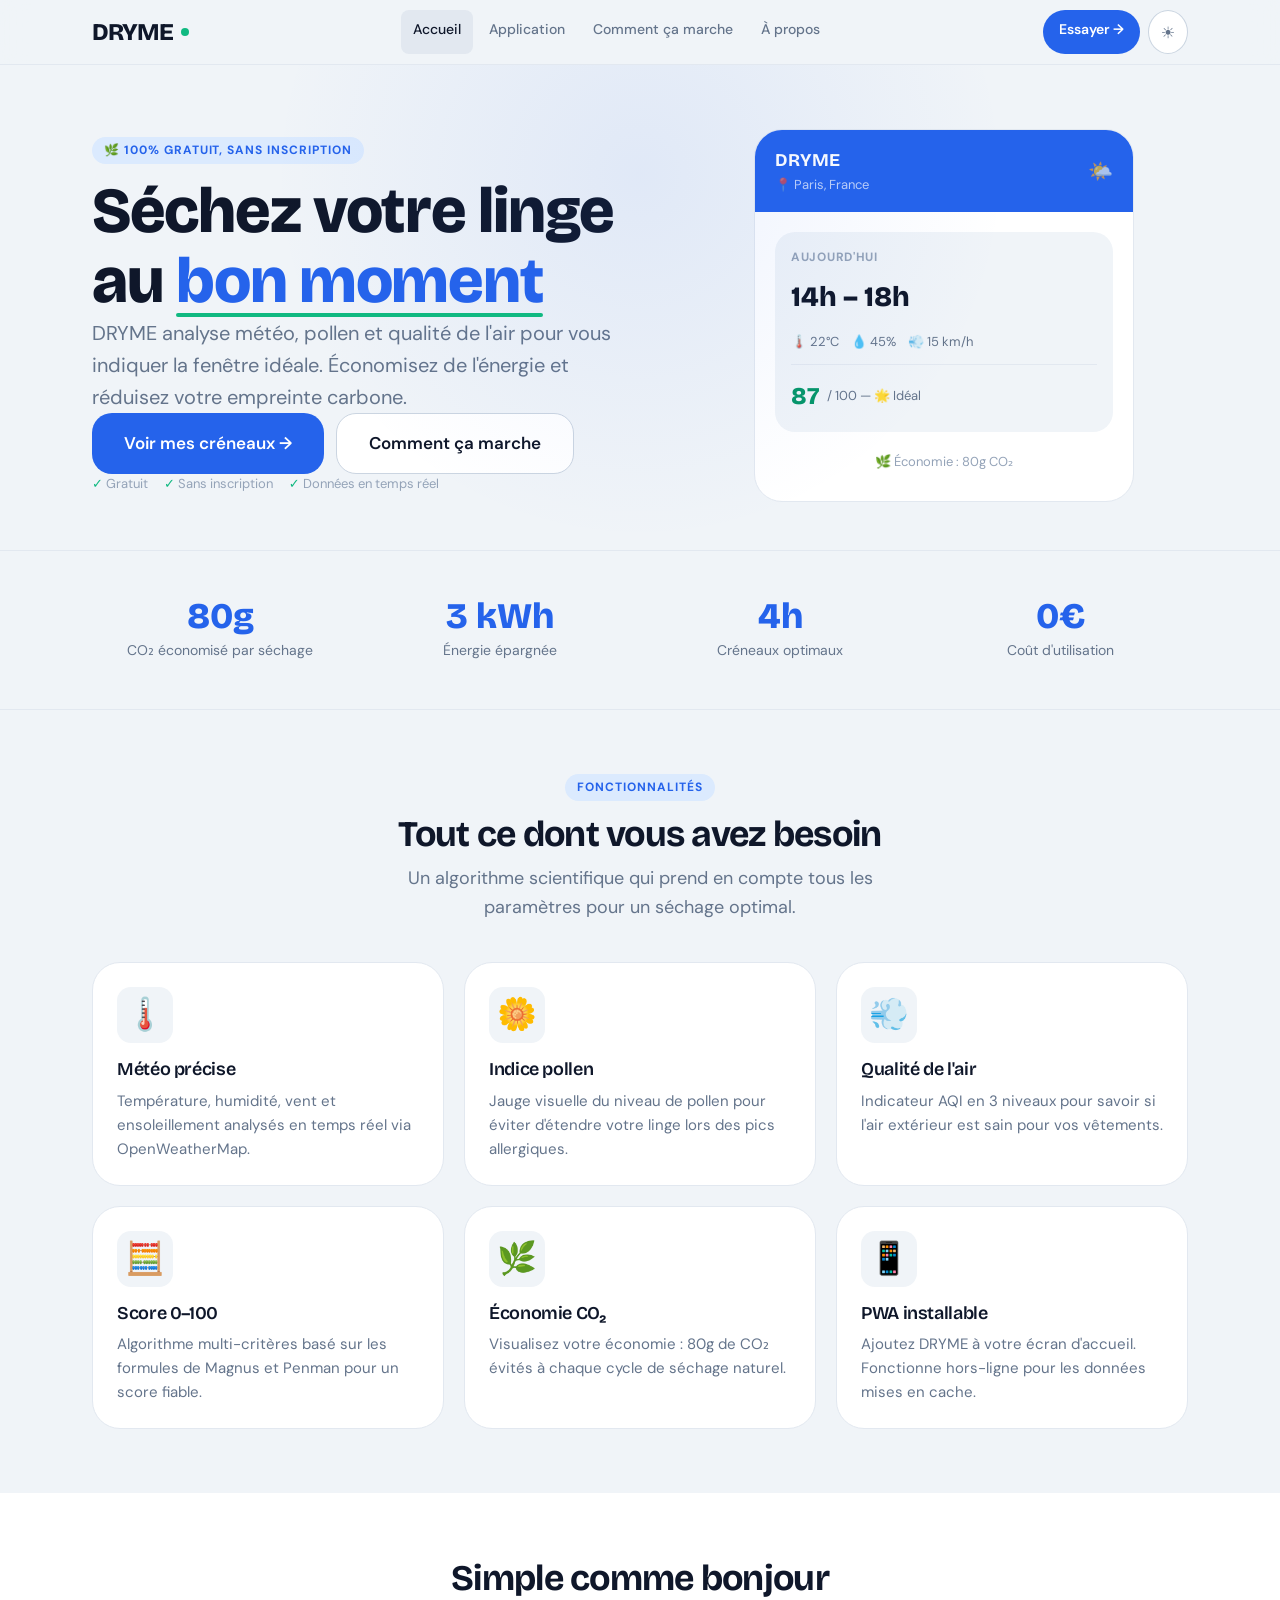
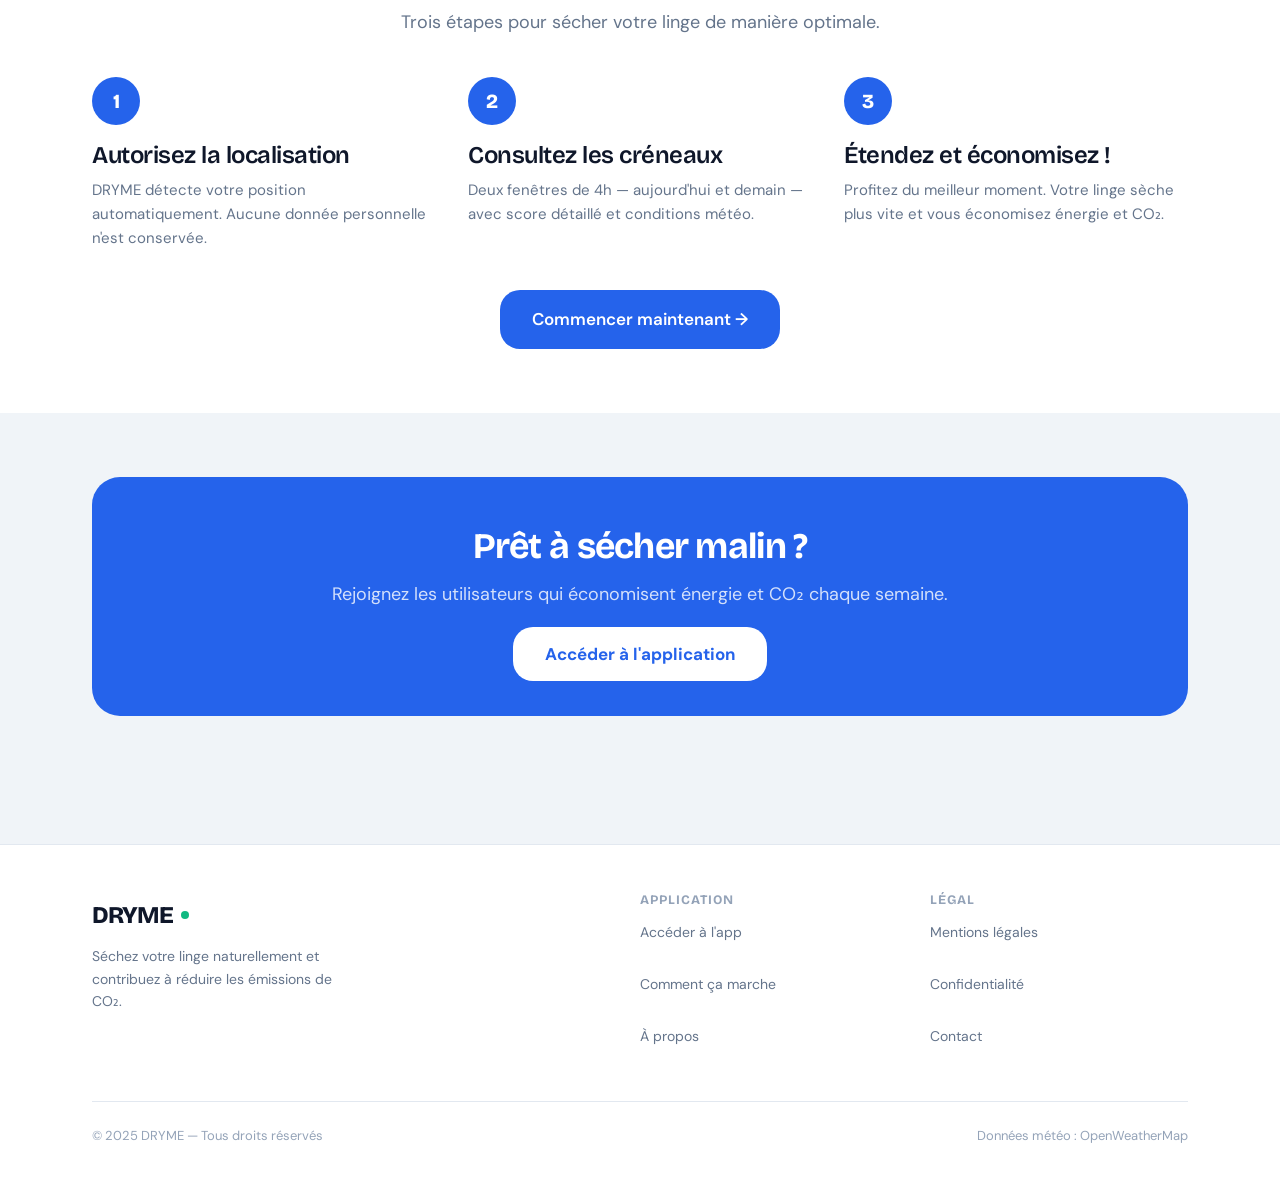
<file: index.html>
<!DOCTYPE html>
<html lang="fr">
<head>
  <meta charset="UTF-8">
  <meta name="viewport" content="width=device-width, initial-scale=1.0">
  <title>DRYME – Séchez malin, économisez l'énergie</title>
  <meta name="description" content="DRYME trouve le moment parfait pour étendre votre linge grâce à la météo, le pollen et la qualité de l'air. Gratuit, sans inscription.">
  <meta name="keywords" content="séchage linge, météo, économie énergie, CO2, écologie, étendre linge">
  <meta property="og:type"        content="website">
  <meta property="og:url"         content="https://dryme.app/">
  <meta property="og:title"       content="DRYME – Séchez malin">
  <meta property="og:description" content="Trouvez le moment parfait pour sécher votre linge naturellement.">
  <meta property="og:image"       content="https://dryme.app/images/og-image.jpg">
  <meta name="twitter:card"       content="summary_large_image">
  <meta name="theme-color"        content="#1d4ed8">
  <link rel="manifest"            href="/manifest.json">
  <link rel="icon"                href="/favicon.ico" sizes="any">
  <link rel="preconnect" href="https://fonts.googleapis.com">
  <link rel="preconnect" href="https://fonts.gstatic.com" crossorigin>
  <link href="https://fonts.googleapis.com/css2?family=Bricolage+Grotesque:opsz,wght@12..96,400;12..96,600;12..96,700;12..96,800&family=DM+Sans:ital,opsz,wght@0,9..40,400;0,9..40,500;0,9..40,600;1,9..40,400&display=swap" rel="stylesheet">
  <link rel="stylesheet" href="/css/style.css">
  <link rel="stylesheet" href="/css/responsive.css">
  <link rel="stylesheet" href="/css/dark-mode.css">
  <link rel="stylesheet" href="/css/landing.css">
  <link rel="stylesheet" href="/css/components.css">
  <script async src="https://pagead2.googlesyndication.com/pagead/js/adsbygoogle.js?client=ca-pub-7388610708639906"
     crossorigin="anonymous"></script>
</head>
<body>

<header class="site-header">
  <div class="container">
    <div class="header-inner">
      <a href="/" class="logo">DRYME<span class="logo-dot"></span></a>
      <nav class="main-nav">
        <a href="/" class="active">Accueil</a>
        <a href="/app.html">Application</a>
        <a href="/comment-ca-marche.html">Comment ça marche</a>
        <a href="/a-propos.html">À propos</a>
      </nav>
      <div class="header-actions">
        <a href="/app.html" class="btn-nav-cta">Essayer →</a>
        <button class="dark-toggle" id="darkToggle" onclick="toggleDarkMode()" aria-label="Basculer mode sombre">
          <span class="icon-sun">☀️</span>
          <span class="icon-moon">🌙</span>
        </button>
        <button class="menu-toggle" id="menuToggle" aria-label="Menu">
          <span></span><span></span><span></span>
        </button>
      </div>
    </div>
  </div>
</header>

<nav class="mobile-nav" id="mobileNav">
  <a href="/" onclick="closeMobileNav()">🏠 Accueil</a>
  <a href="/app.html" onclick="closeMobileNav()">📱 Application</a>
  <a href="/comment-ca-marche.html" onclick="closeMobileNav()">❓ Comment ça marche</a>
  <a href="/a-propos.html" onclick="closeMobileNav()">ℹ️ À propos</a>
  <a href="/contact.html" onclick="closeMobileNav()">✉️ Contact</a>
</nav>

<main>

  <!-- HERO -->
  <section class="hero">
    <div class="container">
      <div class="hero-inner">

        <div class="hero-content">
          <span class="pill">🌿 100% gratuit, sans inscription</span>
          <h1 class="hero-title">
            Séchez votre linge au <span class="highlight">bon moment</span>
          </h1>
          <p class="hero-subtitle">
            DRYME analyse météo, pollen et qualité de l'air pour vous indiquer la fenêtre idéale.
            Économisez de l'énergie et réduisez votre empreinte carbone.
          </p>
          <div class="hero-actions">
            <a href="/app.html" class="btn btn-primary btn-lg">Voir mes créneaux →</a>
            <a href="/comment-ca-marche.html" class="btn btn-secondary btn-lg">Comment ça marche</a>
          </div>
          <p class="hero-note">
            <span>Gratuit</span>
            <span>Sans inscription</span>
            <span>Données en temps réel</span>
          </p>
        </div>

        <!-- Mini-aperçu de l'app -->
        <div class="hero-preview">
          <div class="preview-header">
            <div>
              <div class="p-title">DRYME</div>
              <div class="p-loc">📍 Paris, France</div>
            </div>
            <span style="color:rgba(255,255,255,.7);font-size:20px">🌤️</span>
          </div>
          <div class="preview-body">
            <div class="preview-slot">
              <div class="preview-slot-label">Aujourd'hui</div>
              <div class="preview-time">14h – 18h</div>
              <div class="preview-metrics">
                <span class="preview-metric">🌡️ 22°C</span>
                <span class="preview-metric">💧 45%</span>
                <span class="preview-metric">💨 15 km/h</span>
              </div>
              <div class="preview-score">
                <div class="preview-score-num">87</div>
                <div class="preview-score-label">/ 100 — 🌟 Idéal</div>
              </div>
            </div>
            <div style="font-size:13px;color:var(--text-3);text-align:center;padding:8px 0;">
              🌿 Économie : 80g CO₂
            </div>
          </div>
        </div>

      </div>
    </div>
  </section>

  <!-- STATS -->
  <section class="stats">
    <div class="container">
      <div class="stats-grid">
        <div class="stat"><div class="stat-value">80g</div><div class="stat-label">CO₂ économisé par séchage</div></div>
        <div class="stat"><div class="stat-value">3 kWh</div><div class="stat-label">Énergie épargnée</div></div>
        <div class="stat"><div class="stat-value">4h</div><div class="stat-label">Créneaux optimaux</div></div>
        <div class="stat"><div class="stat-value">0€</div><div class="stat-label">Coût d'utilisation</div></div>
      </div>
    </div>
  </section>

  <!-- FONCTIONNALITÉS -->
  <section class="features">
    <div class="container">
      <span class="pill text-center" style="display:block;width:fit-content;margin:0 auto var(--s-3)">Fonctionnalités</span>
      <h2 class="section-title">Tout ce dont vous avez besoin</h2>
      <p class="section-subtitle">Un algorithme scientifique qui prend en compte tous les paramètres pour un séchage optimal.</p>

      <div class="features-grid">

        <div class="feature-card">
          <div class="feature-icon">🌡️</div>
          <h3>Météo précise</h3>
          <p>Température, humidité, vent et ensoleillement analysés en temps réel via OpenWeatherMap.</p>
        </div>

        <div class="feature-card">
          <div class="feature-icon">🌼</div>
          <h3>Indice pollen</h3>
          <p>Jauge visuelle du niveau de pollen pour éviter d'étendre votre linge lors des pics allergiques.</p>
        </div>

        <div class="feature-card">
          <div class="feature-icon">💨</div>
          <h3>Qualité de l'air</h3>
          <p>Indicateur AQI en 3 niveaux pour savoir si l'air extérieur est sain pour vos vêtements.</p>
        </div>

        <div class="feature-card">
          <div class="feature-icon">🧮</div>
          <h3>Score 0–100</h3>
          <p>Algorithme multi-critères basé sur les formules de Magnus et Penman pour un score fiable.</p>
        </div>

        <div class="feature-card">
          <div class="feature-icon">🌿</div>
          <h3>Économie CO₂</h3>
          <p>Visualisez votre économie : 80g de CO₂ évités à chaque cycle de séchage naturel.</p>
        </div>

        <div class="feature-card">
          <div class="feature-icon">📱</div>
          <h3>PWA installable</h3>
          <p>Ajoutez DRYME à votre écran d'accueil. Fonctionne hors-ligne pour les données mises en cache.</p>
        </div>

      </div>
    </div>
  </section>

  <!-- COMMENT ÇA MARCHE -->
  <section class="how-it-works">
    <div class="container">
      <h2 class="section-title">Simple comme bonjour</h2>
      <p class="section-subtitle">Trois étapes pour sécher votre linge de manière optimale.</p>

      <div class="steps">
        <div class="step">
          <div class="step-number">1</div>
          <h3>Autorisez la localisation</h3>
          <p>DRYME détecte votre position automatiquement. Aucune donnée personnelle n'est conservée.</p>
        </div>
        <div class="step">
          <div class="step-number">2</div>
          <h3>Consultez les créneaux</h3>
          <p>Deux fenêtres de 4h — aujourd'hui et demain — avec score détaillé et conditions météo.</p>
        </div>
        <div class="step">
          <div class="step-number">3</div>
          <h3>Étendez et économisez !</h3>
          <p>Profitez du meilleur moment. Votre linge sèche plus vite et vous économisez énergie et CO₂.</p>
        </div>
      </div>

      <div class="text-center">
        <a href="/app.html" class="btn btn-primary btn-lg">Commencer maintenant →</a>
      </div>
    </div>
  </section>

  <!-- CTA FINAL -->
  <section class="cta-banner">
    <div class="container">
      <div class="cta-banner-inner">
        <h2>Prêt à sécher malin ?</h2>
        <p>Rejoignez les utilisateurs qui économisent énergie et CO₂ chaque semaine.</p>
        <a href="/app.html" class="btn-white">Accéder à l'application</a>
      </div>
    </div>
  </section>

</main>

<footer class="site-footer">
  <div class="container">
    <div class="footer-grid">
      <div class="footer-brand">
        <a href="/" class="logo" style="margin-bottom:var(--s-2)">DRYME<span class="logo-dot"></span></a>
        <p>Séchez votre linge naturellement et contribuez à réduire les émissions de CO₂.</p>
      </div>
      <div class="footer-col">
        <h4>Application</h4>
        <nav>
          <a href="/app.html">Accéder à l'app</a>
          <a href="/comment-ca-marche.html">Comment ça marche</a>
          <a href="/a-propos.html">À propos</a>
        </nav>
      </div>
      <div class="footer-col">
        <h4>Légal</h4>
        <nav>
          <a href="/mentions-legales.html">Mentions légales</a>
          <a href="/politique-confidentialite.html">Confidentialité</a>
          <a href="/contact.html">Contact</a>
        </nav>
      </div>
    </div>
    <div class="footer-bottom">
      <span>© 2025 DRYME — Tous droits réservés</span>
      <span>Données météo : OpenWeatherMap</span>
    </div>
  </div>
</footer>

<script src="/js/dark-mode.js"></script>
<script>
  // Menu mobile
  document.getElementById('menuToggle').addEventListener('click', () => {
    document.getElementById('mobileNav').classList.toggle('open');
  });
  function closeMobileNav() {
    document.getElementById('mobileNav').classList.remove('open');
  }
  // Enregistrer le Service Worker
  if ('serviceWorker' in navigator) {
    window.addEventListener('load', () => {
      navigator.serviceWorker.register('/sw.js').catch(console.warn);
    });
  }
</script>

</body>
</html>
</file>
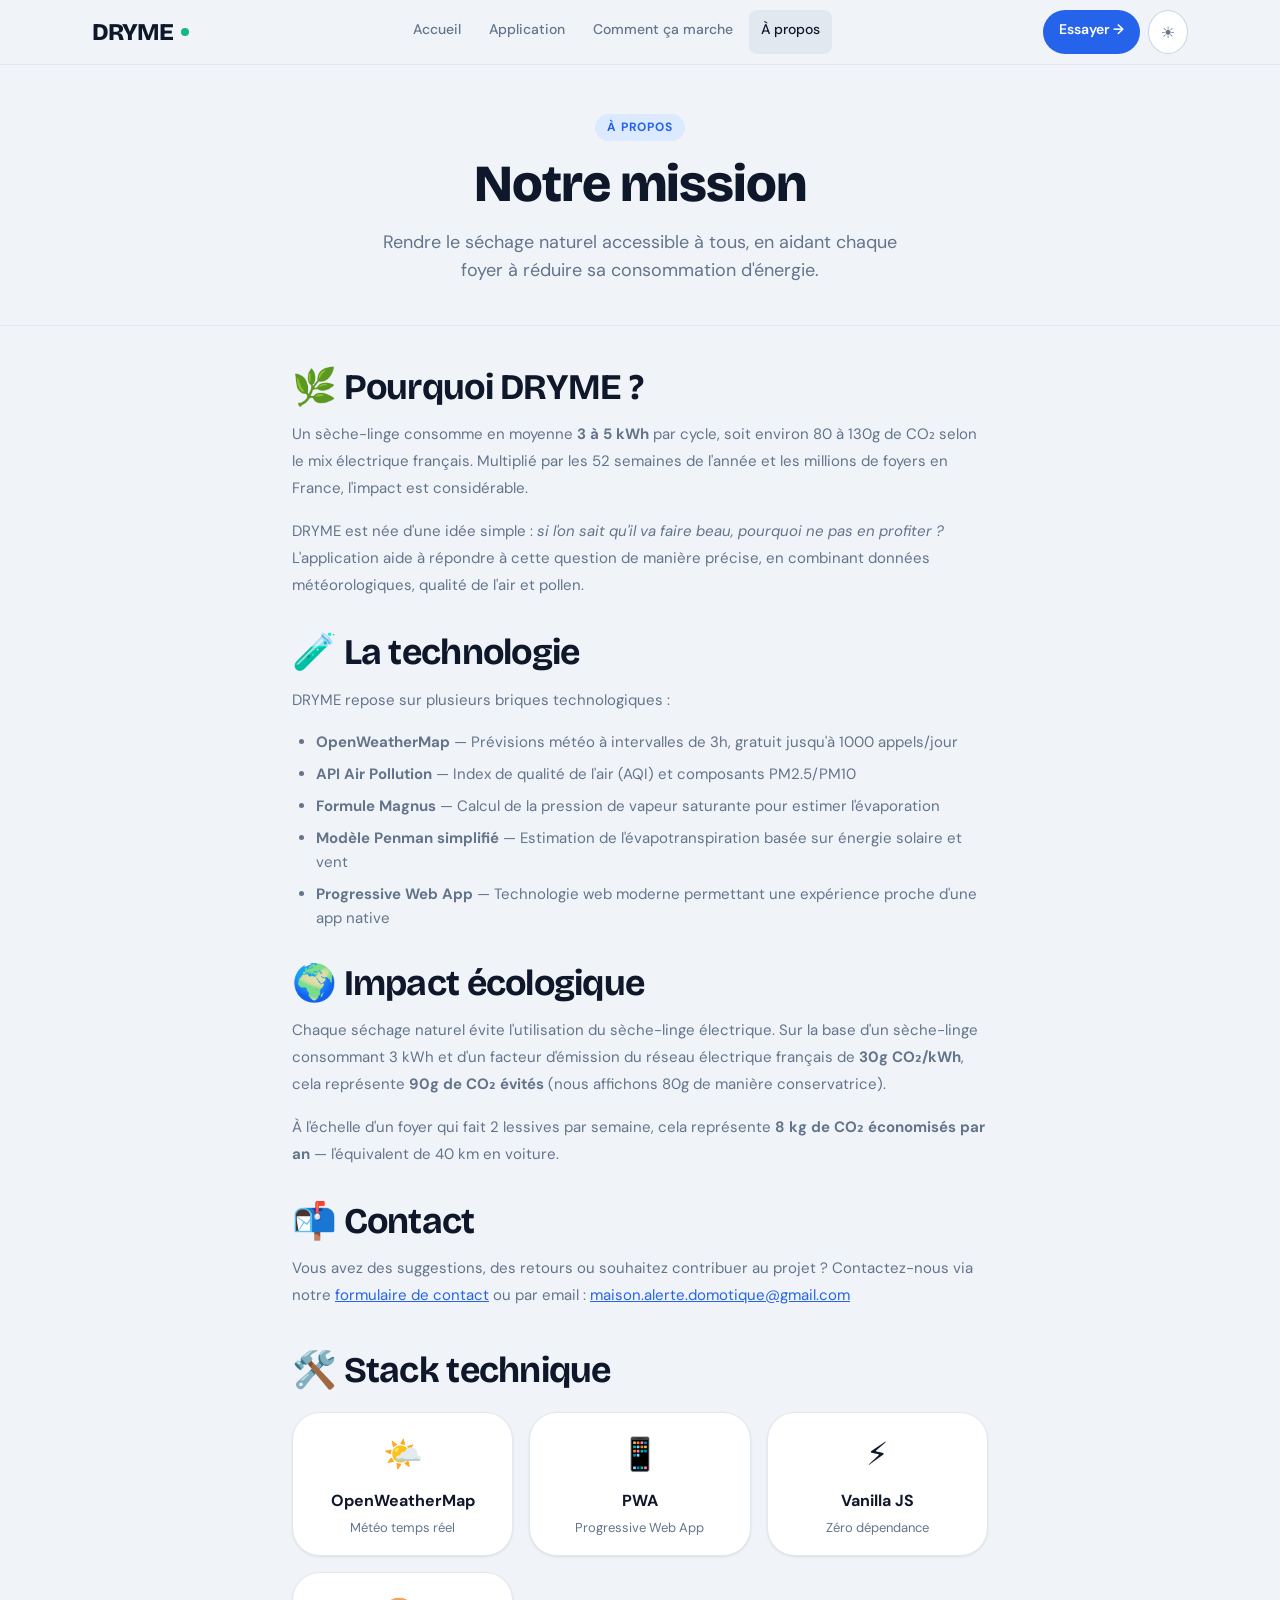
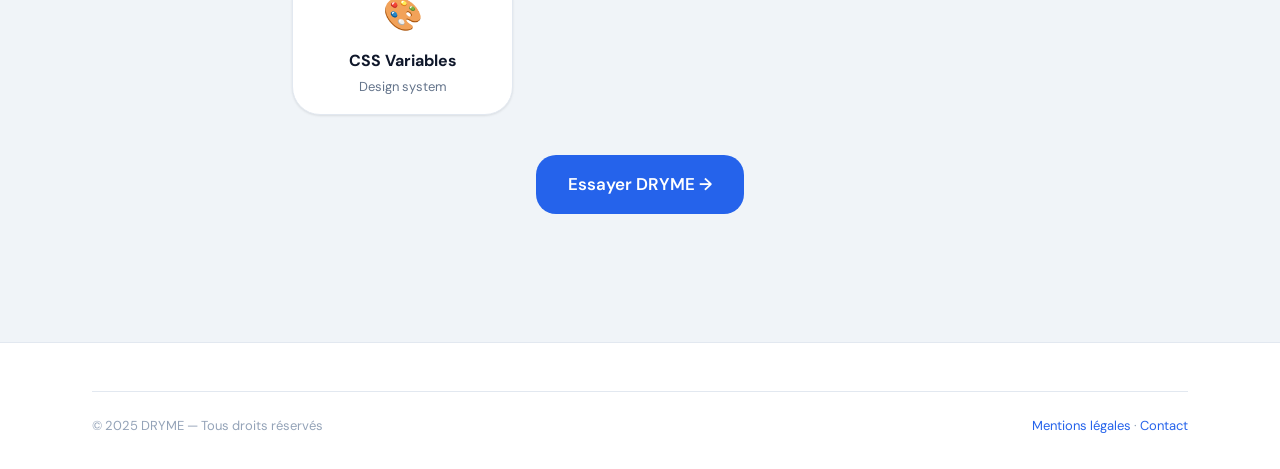
<file: a-propos.html>
<!DOCTYPE html>
<html lang="fr">
<head>
  <meta charset="UTF-8">
  <meta name="viewport" content="width=device-width, initial-scale=1.0">
  <title>À propos – DRYME</title>
  <meta name="description" content="Découvrez l'histoire et la mission de DRYME, l'application de séchage intelligent.">
  <meta name="theme-color" content="#1d4ed8">
  <link rel="preconnect" href="https://fonts.googleapis.com">
  <link href="https://fonts.googleapis.com/css2?family=Bricolage+Grotesque:opsz,wght@12..96,400;12..96,700;12..96,800&family=DM+Sans:opsz,wght@9..40,400;9..40,500;9..40,600&display=swap" rel="stylesheet">
  <link rel="stylesheet" href="/css/style.css">
  <link rel="stylesheet" href="/css/responsive.css">
  <link rel="stylesheet" href="/css/dark-mode.css">
  <link rel="stylesheet" href="/css/components.css">
</head>
<body>
<header class="site-header">
  <div class="container">
    <div class="header-inner">
      <a href="/" class="logo">DRYME<span class="logo-dot"></span></a>
      <nav class="main-nav">
        <a href="/">Accueil</a>
        <a href="/app.html">Application</a>
        <a href="/comment-ca-marche.html">Comment ça marche</a>
        <a href="/a-propos.html" class="active">À propos</a>
      </nav>
      <div class="header-actions">
        <a href="/app.html" class="btn-nav-cta">Essayer →</a>
        <button class="dark-toggle" id="darkToggle" onclick="toggleDarkMode()" aria-label="Mode sombre">
          <span class="icon-sun">☀️</span><span class="icon-moon">🌙</span>
        </button>
      </div>
    </div>
  </div>
</header>
<main>

  <section class="page-hero">
    <div class="container">
      <span class="pill">À propos</span>
      <h1>Notre mission</h1>
      <p>Rendre le séchage naturel accessible à tous, en aidant chaque foyer à réduire sa consommation d'énergie.</p>
    </div>
  </section>

  <section style="padding:0 0 var(--s-16)">
    <div class="container" style="max-width:760px">

      <div class="prose">
        <h2>🌿 Pourquoi DRYME ?</h2>
        <p>Un sèche-linge consomme en moyenne <strong>3 à 5 kWh</strong> par cycle, soit environ 80 à 130g de CO₂ selon le mix électrique français. Multiplié par les 52 semaines de l'année et les millions de foyers en France, l'impact est considérable.</p>
        <p>DRYME est née d'une idée simple : <em>si l'on sait qu'il va faire beau, pourquoi ne pas en profiter ?</em> L'application aide à répondre à cette question de manière précise, en combinant données météorologiques, qualité de l'air et pollen.</p>

        <h2>🧪 La technologie</h2>
        <p>DRYME repose sur plusieurs briques technologiques :</p>
        <ul>
          <li><strong>OpenWeatherMap</strong> — Prévisions météo à intervalles de 3h, gratuit jusqu'à 1000 appels/jour</li>
          <li><strong>API Air Pollution</strong> — Index de qualité de l'air (AQI) et composants PM2.5/PM10</li>
          <li><strong>Formule Magnus</strong> — Calcul de la pression de vapeur saturante pour estimer l'évaporation</li>
          <li><strong>Modèle Penman simplifié</strong> — Estimation de l'évapotranspiration basée sur énergie solaire et vent</li>
          <li><strong>Progressive Web App</strong> — Technologie web moderne permettant une expérience proche d'une app native</li>
        </ul>

        <h2>🌍 Impact écologique</h2>
        <p>Chaque séchage naturel évite l'utilisation du sèche-linge électrique. Sur la base d'un sèche-linge consommant 3 kWh et d'un facteur d'émission du réseau électrique français de <strong>30g CO₂/kWh</strong>, cela représente <strong>90g de CO₂ évités</strong> (nous affichons 80g de manière conservatrice).</p>
        <p>À l'échelle d'un foyer qui fait 2 lessives par semaine, cela représente <strong>8 kg de CO₂ économisés par an</strong> — l'équivalent de 40 km en voiture.</p>

        <h2>📬 Contact</h2>
        <p>Vous avez des suggestions, des retours ou souhaitez contribuer au projet ? Contactez-nous via notre <a href="/contact.html">formulaire de contact</a> ou par email : <a href="mailto:maison.alerte.domotique@gmail.com">maison.alerte.domotique@gmail.com</a></p>
      </div>

      <!-- Technologies -->
      <h2 style="margin:var(--s-10) 0 var(--s-5)">🛠️ Stack technique</h2>
      <div style="display:grid;grid-template-columns:repeat(auto-fill,minmax(200px,1fr));gap:var(--s-4)">
        <div class="card" style="padding:var(--s-4);text-align:center">
          <div style="font-size:32px;margin-bottom:var(--s-2)">🌤️</div>
          <strong>OpenWeatherMap</strong>
          <p style="font-size:13px;margin-top:var(--s-1)">Météo temps réel</p>
        </div>
        <div class="card" style="padding:var(--s-4);text-align:center">
          <div style="font-size:32px;margin-bottom:var(--s-2)">📱</div>
          <strong>PWA</strong>
          <p style="font-size:13px;margin-top:var(--s-1)">Progressive Web App</p>
        </div>
        <div class="card" style="padding:var(--s-4);text-align:center">
          <div style="font-size:32px;margin-bottom:var(--s-2)">⚡</div>
          <strong>Vanilla JS</strong>
          <p style="font-size:13px;margin-top:var(--s-1)">Zéro dépendance</p>
        </div>
        <div class="card" style="padding:var(--s-4);text-align:center">
          <div style="font-size:32px;margin-bottom:var(--s-2)">🎨</div>
          <strong>CSS Variables</strong>
          <p style="font-size:13px;margin-top:var(--s-1)">Design system</p>
        </div>
      </div>

      <div style="text-align:center;margin-top:var(--s-10)">
        <a href="/app.html" class="btn btn-primary btn-lg">Essayer DRYME →</a>
      </div>

    </div>
  </section>

</main>
<footer class="site-footer">
  <div class="container">
    <div class="footer-bottom">
      <span>© 2025 DRYME — Tous droits réservés</span>
      <span><a href="/mentions-legales.html">Mentions légales</a> · <a href="/contact.html">Contact</a></span>
    </div>
  </div>
</footer>
<script src="/js/dark-mode.js"></script>
</body>
</html>
</file>
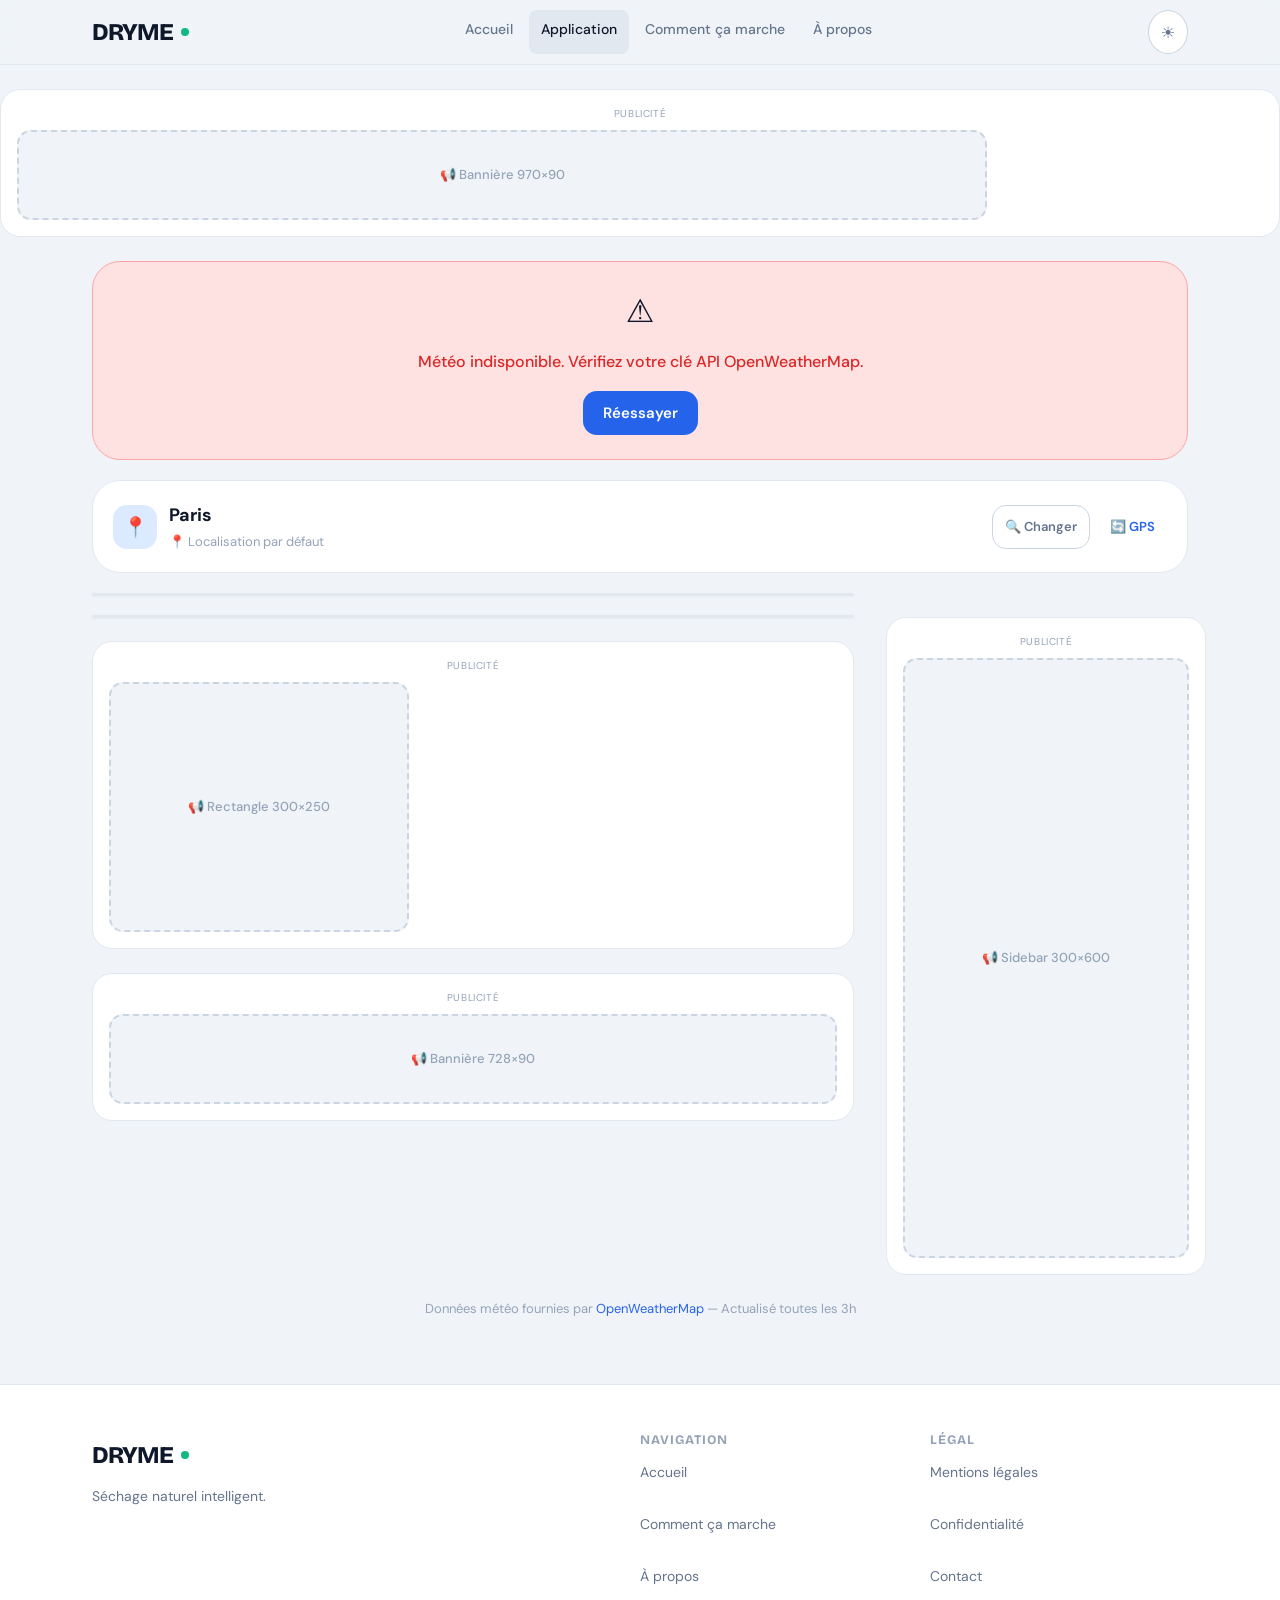
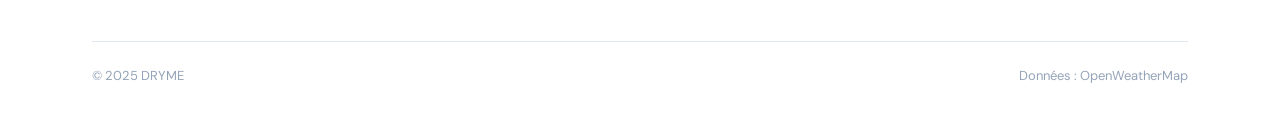
<file: app.html>
<!DOCTYPE html>
<html lang="fr">
<head>
  <script async src="https://pagead2.googlesyndication.com/pagead/js/adsbygoogle.js?client=ca-pub-7388610708639906"
     crossorigin="anonymous"></script>
  <meta charset="UTF-8">
  <meta name="viewport" content="width=device-width, initial-scale=1.0">
  <title>DRYME – Application</title>
  <meta name="description" content="Trouvez le meilleur moment pour sécher votre linge aujourd'hui et demain.">
  <meta name="theme-color" content="#1d4ed8">
  <link rel="manifest" href="/manifest.json">
  <link rel="preconnect" href="https://fonts.googleapis.com">
  <link rel="preconnect" href="https://fonts.gstatic.com" crossorigin>
  <link href="https://fonts.googleapis.com/css2?family=Bricolage+Grotesque:opsz,wght@12..96,400;12..96,600;12..96,700;12..96,800&family=DM+Sans:ital,opsz,wght@0,9..40,400;0,9..40,500;0,9..40,600;1,9..40,400&display=swap" rel="stylesheet">
  <link rel="stylesheet" href="/css/style.css">
  <link rel="stylesheet" href="/css/responsive.css">
  <link rel="stylesheet" href="/css/dark-mode.css">
  <link rel="stylesheet" href="/css/components.css">
  <style>
    /* ── Carte localisation étendue ── */
    .location-card {
      flex-wrap: wrap;
      gap: var(--s-3);
    }
    .location-actions {
      display: flex;
      gap: var(--s-2);
      align-items: center;
    }
    .location-search-btn {
      font-size: 13px;
      font-weight: 600;
      color: var(--text-2);
      display: flex;
      align-items: center;
      gap: var(--s-1);
      padding: var(--s-2) var(--s-3);
      border-radius: var(--r-md);
      border: 1px solid var(--border-2);
      background: var(--card);
      transition: all var(--t-fast);
      cursor: pointer;
    }
    .location-search-btn:hover {
      border-color: var(--primary);
      color: var(--primary);
      background: var(--primary-light);
    }

    /* ── Modal recherche ville ── */
    .city-search-overlay {
      position: fixed; inset: 0;
      background: rgba(0,0,0,.45);
      backdrop-filter: blur(6px);
      z-index: 1000;
      display: flex;
      align-items: flex-start;
      justify-content: center;
      padding-top: 80px;
      opacity: 0; visibility: hidden;
      transition: all .25s;
    }
    .city-search-overlay.open {
      opacity: 1; visibility: visible;
    }
    .city-search-box {
      background: var(--card);
      border-radius: var(--r-xl);
      border: 1px solid var(--border);
      width: 100%;
      max-width: 480px;
      margin: 0 var(--s-4);
      box-shadow: var(--sh-lg);
      overflow: hidden;
      transform: translateY(-10px);
      transition: transform .25s;
    }
    .city-search-overlay.open .city-search-box {
      transform: translateY(0);
    }

    /* Header modal */
    .city-search-header {
      display: flex;
      align-items: center;
      gap: var(--s-3);
      padding: var(--s-4) var(--s-5);
      border-bottom: 1px solid var(--border);
    }
    .city-search-icon { font-size: 18px; flex-shrink: 0; }
    .city-search-input {
      flex: 1;
      font-family: inherit;
      font-size: 16px;
      font-weight: 500;
      color: var(--text);
      background: transparent;
      border: none;
      outline: none;
    }
    .city-search-input::placeholder { color: var(--text-3); }
    .city-search-close {
      width: 28px; height: 28px;
      border-radius: 50%;
      background: var(--bg);
      border: none; cursor: pointer;
      display: flex; align-items: center; justify-content: center;
      font-size: 14px; color: var(--text-2);
      transition: background var(--t-fast);
      flex-shrink: 0;
    }
    .city-search-close:hover { background: var(--border-2); }

    /* Résultats */
    .city-search-body {
      min-height: 60px;
      max-height: 320px;
      overflow-y: auto;
    }
    .city-search-loader {
      display: flex;
      align-items: center;
      justify-content: center;
      padding: var(--s-6);
    }
    .city-result-item {
      width: 100%;
      display: flex;
      align-items: center;
      justify-content: space-between;
      padding: var(--s-4) var(--s-5);
      border: none;
      background: transparent;
      cursor: pointer;
      transition: background var(--t-fast);
      border-bottom: 1px solid var(--border);
      font-family: inherit;
      text-align: left;
    }
    .city-result-item:last-child { border-bottom: none; }
    .city-result-item:hover { background: var(--bg); }
    .city-result-name {
      font-size: 15px;
      font-weight: 600;
      color: var(--text);
    }
    .city-result-meta {
      font-size: 12px;
      color: var(--text-3);
    }
    .city-search-empty {
      padding: var(--s-6);
      text-align: center;
      font-size: 14px;
      color: var(--text-2);
    }
    .city-search-hint {
      padding: var(--s-3) var(--s-5);
      font-size: 12px;
      color: var(--text-3);
      border-top: 1px solid var(--border);
      text-align: center;
    }
  </style>
</head>
<body>

<!-- HEADER -->
<header class="site-header">
  <div class="container">
    <div class="header-inner">
      <a href="/" class="logo">DRYME<span class="logo-dot"></span></a>
      <nav class="main-nav">
        <a href="/">Accueil</a>
        <a href="/app.html" class="active">Application</a>
        <a href="/comment-ca-marche.html">Comment ça marche</a>
        <a href="/a-propos.html">À propos</a>
      </nav>
      <div class="header-actions">
        <button class="dark-toggle" id="darkToggle" onclick="toggleDarkMode()" aria-label="Basculer mode sombre">
          <span class="icon-sun">☀️</span>
          <span class="icon-moon">🌙</span>
        </button>
        <button class="menu-toggle" id="menuToggle" aria-label="Menu">
          <span></span><span></span><span></span>
        </button>
      </div>
    </div>
  </div>
</header>

<nav class="mobile-nav" id="mobileNav">
  <a href="/">🏠 Accueil</a>
  <a href="/app.html">📱 Application</a>
  <a href="/comment-ca-marche.html">❓ Comment ça marche</a>
  <a href="/contact.html">✉️ Contact</a>
</nav>

<!-- PUB #1 — BANNIÈRE TOP -->
<div class="ad-container">
  <div class="ad-label">Publicité</div>
  <div class="ad-mobile"  data-ad-placeholder="top-mobile"></div>
  <div class="ad-tablet"  data-ad-placeholder="top-tablet"></div>
  <div class="ad-desktop" data-ad-placeholder="top-desktop"></div>
</div>

<!-- MAIN -->
<main>
  <div class="container">

    <!-- Chargement -->
    <div id="loadingOverlay" class="loading-overlay">
      <div class="spinner"></div>
      <p class="loading-text">Récupération des données météo…</p>
    </div>

    <!-- Erreur -->
    <div id="errorCard" class="error-card hidden">
      <div class="error-icon">⚠️</div>
      <p>Erreur de chargement.</p>
      <button class="btn btn-primary" style="margin-top:var(--s-4)" onclick="refreshApp()">Réessayer</button>
    </div>

    <!-- Contenu principal -->
    <div id="appContent" class="hidden">

      <!-- Localisation -->
      <div class="location-card" id="locationCard">
        <div class="location-info">
          <div class="location-icon">📍</div>
          <div>
            <div class="location-city" id="locationCity">…</div>
            <div class="location-meta" id="locationMeta">Détection en cours…</div>
          </div>
        </div>
        <div class="location-actions">
          <!-- Bouton recherche manuelle -->
          <button class="location-search-btn" onclick="openCitySearch()" title="Changer de ville">
            🔍 Changer
          </button>
          <!-- Bouton GPS -->
          <button class="location-refresh" onclick="refreshApp()" title="Actualiser via GPS">
            🔄 GPS
          </button>
        </div>
      </div>

      <!-- Layout desktop avec sidebar -->
      <div class="app-layout">
        <div>
          <!-- Créneaux -->
          <div class="slots-grid">
            <div class="time-slot-card card" id="cardToday"></div>
            <div class="time-slot-card card" id="cardTomorrow"></div>
          </div>

          <!-- PUB #2 — RECTANGLE MIDDLE -->
          <div class="ad-container">
            <div class="ad-label">Publicité</div>
            <div data-ad-placeholder="middle"></div>
          </div>

          <!-- PUB #3 — BANNIÈRE BOTTOM -->
          <div class="ad-container">
            <div class="ad-label">Publicité</div>
            <div class="ad-mobile"  data-ad-placeholder="top-mobile"></div>
            <div class="ad-tablet"  data-ad-placeholder="bottom"></div>
            <div class="ad-desktop" data-ad-placeholder="bottom"></div>
          </div>
        </div>

        <!-- PUB #4 — SIDEBAR -->
        <aside class="ad-sidebar">
          <div class="ad-sticky">
            <div class="ad-container">
              <div class="ad-label">Publicité</div>
              <div data-ad-placeholder="sidebar"></div>
            </div>
          </div>
        </aside>
      </div>

      <p style="text-align:center;font-size:13px;color:var(--text-3);margin-bottom:var(--s-8)">
        Données météo fournies par <a href="https://openweathermap.org" target="_blank" rel="noopener">OpenWeatherMap</a> — Actualisé toutes les 3h
      </p>

    </div><!-- /appContent -->
  </div><!-- /container -->
</main>

<!-- MODAL RECHERCHE VILLE -->
<div class="city-search-overlay" id="citySearchModal"
     onclick="if(event.target===this)closeCitySearch()">
  <div class="city-search-box">

    <div class="city-search-header">
      <span class="city-search-icon">🔍</span>
      <input
        class="city-search-input"
        id="citySearchInput"
        type="text"
        placeholder="Rechercher une ville…"
        autocomplete="off"
        oninput="onCitySearchInput(this.value)"
      >
      <button class="city-search-close" onclick="closeCitySearch()">✕</button>
    </div>

    <div class="city-search-body">
      <!-- Loader -->
      <div class="city-search-loader hidden" id="citySearchLoader">
        <div class="spinner" style="width:28px;height:28px;border-width:2px"></div>
      </div>
      <!-- Résultats -->
      <div id="citySearchResults"></div>
      <!-- Vide -->
      <div class="city-search-empty hidden" id="citySearchEmpty">
        Aucune ville trouvée
      </div>
    </div>

    <div class="city-search-hint">
      Tapez au moins 2 caractères · Données OpenWeatherMap
    </div>

  </div>
</div>

<!-- MODAL EXPLICATION SCORE -->
<div class="modal-overlay" id="scoreModal" onclick="if(event.target===this)closeScoreModal()">
  <div class="modal">
    <div class="modal-header">
      <h3 class="modal-title">Détail du score</h3>
      <button class="modal-close" onclick="closeScoreModal()">✕</button>
    </div>
    <div style="text-align:center;margin-bottom:var(--s-6)">
      <div style="font-size:48px" id="modalScoreEmoji">🌟</div>
      <div style="font-family:'Bricolage Grotesque',sans-serif;font-size:40px;font-weight:800;color:var(--text);margin:var(--s-2) 0" id="modalScoreVal">—</div>
      <span class="score-badge" id="modalScoreLabel">—</span>
    </div>
    <div class="score-breakdown">
      <div class="score-item" id="barTemp">
        <div class="score-item-header">
          <span class="score-item-label">🌡️ Température</span>
          <span class="score-item-val">—</span>
        </div>
        <div class="score-bar-bg"><div class="score-bar-fill" style="width:0%;background:#f97316"></div></div>
      </div>
      <div class="score-item" id="barHumidity">
        <div class="score-item-header">
          <span class="score-item-label">💧 Humidité</span>
          <span class="score-item-val">—</span>
        </div>
        <div class="score-bar-bg"><div class="score-bar-fill" style="width:0%;background:#3b82f6"></div></div>
      </div>
      <div class="score-item" id="barWind">
        <div class="score-item-header">
          <span class="score-item-label">💨 Vent</span>
          <span class="score-item-val">—</span>
        </div>
        <div class="score-bar-bg"><div class="score-bar-fill" style="width:0%;background:#06b6d4"></div></div>
      </div>
      <div class="score-item" id="barSun">
        <div class="score-item-header">
          <span class="score-item-label">☀️ Ensoleillement</span>
          <span class="score-item-val">—</span>
        </div>
        <div class="score-bar-bg"><div class="score-bar-fill" style="width:0%;background:#eab308"></div></div>
      </div>
    </div>
    <p style="font-size:13px;color:var(--text-3);margin-top:var(--s-5);text-align:center">
      Score calculé via formule Magnus · Modèle Penman simplifié
    </p>
  </div>
</div>

<!-- FOOTER -->
<footer class="site-footer">
  <div class="container">
    <div class="footer-grid">
      <div class="footer-brand">
        <a href="/" class="logo">DRYME<span class="logo-dot"></span></a>
        <p>Séchage naturel intelligent.</p>
      </div>
      <div class="footer-col">
        <h4>Navigation</h4>
        <nav>
          <a href="/">Accueil</a>
          <a href="/comment-ca-marche.html">Comment ça marche</a>
          <a href="/a-propos.html">À propos</a>
        </nav>
      </div>
      <div class="footer-col">
        <h4>Légal</h4>
        <nav>
          <a href="/mentions-legales.html">Mentions légales</a>
          <a href="/politique-confidentialite.html">Confidentialité</a>
          <a href="/contact.html">Contact</a>
        </nav>
      </div>
    </div>
    <div class="footer-bottom">
      <span>© 2025 DRYME</span>
      <span>Données : OpenWeatherMap</span>
    </div>
  </div>
</footer>

<!-- SCRIPTS -->
<script src="/js/dark-mode.js"></script>
<script src="/js/calculator.js"></script>
<script src="/js/weather.js"></script>
<script src="/js/location.js"></script>
<script src="/js/ui.js"></script>
<script src="/js/share.js"></script>
<script src="/js/ads.js"></script>
<script src="/js/app.js"></script>
<script>
  document.getElementById('menuToggle').addEventListener('click', () => {
    document.getElementById('mobileNav').classList.toggle('open');
  });
  if ('serviceWorker' in navigator) {
    window.addEventListener('load', () => navigator.serviceWorker.register('/sw.js').catch(console.warn));
  }
</script>

</body>
</html>
</file>
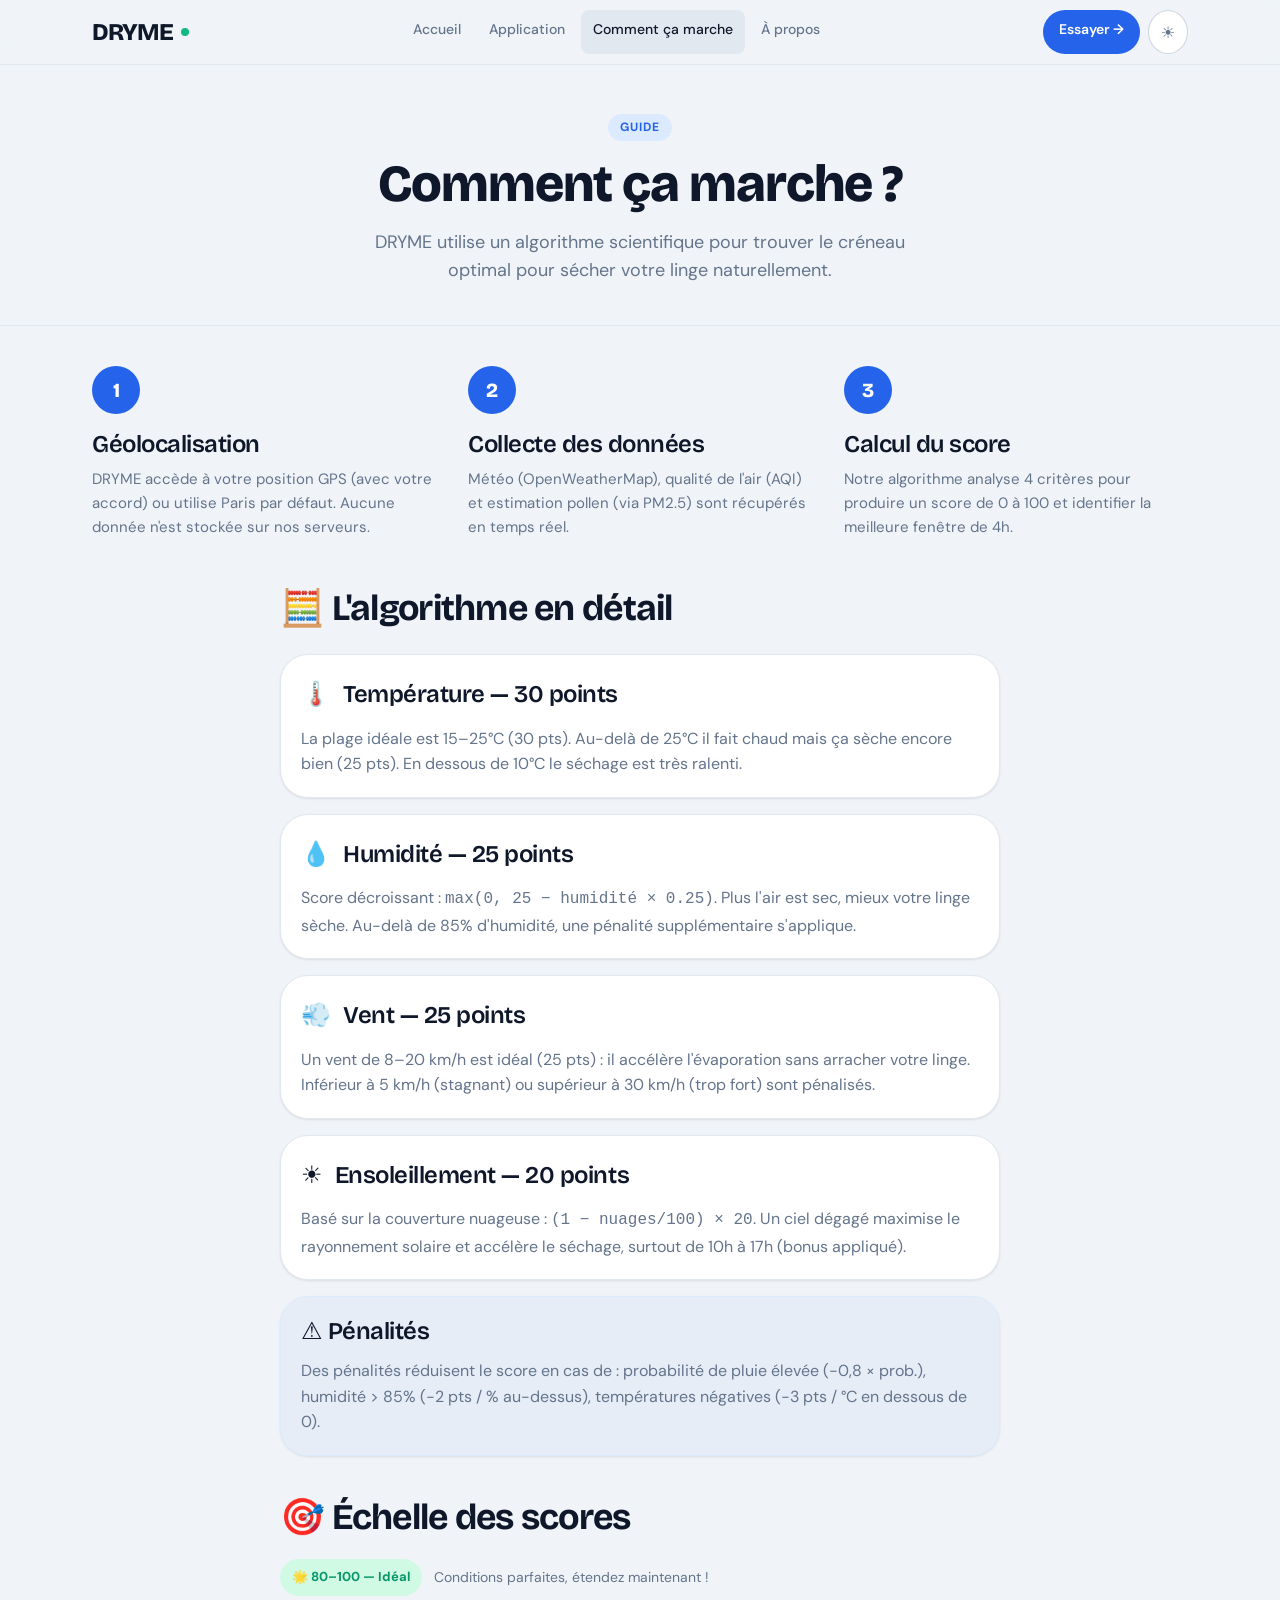
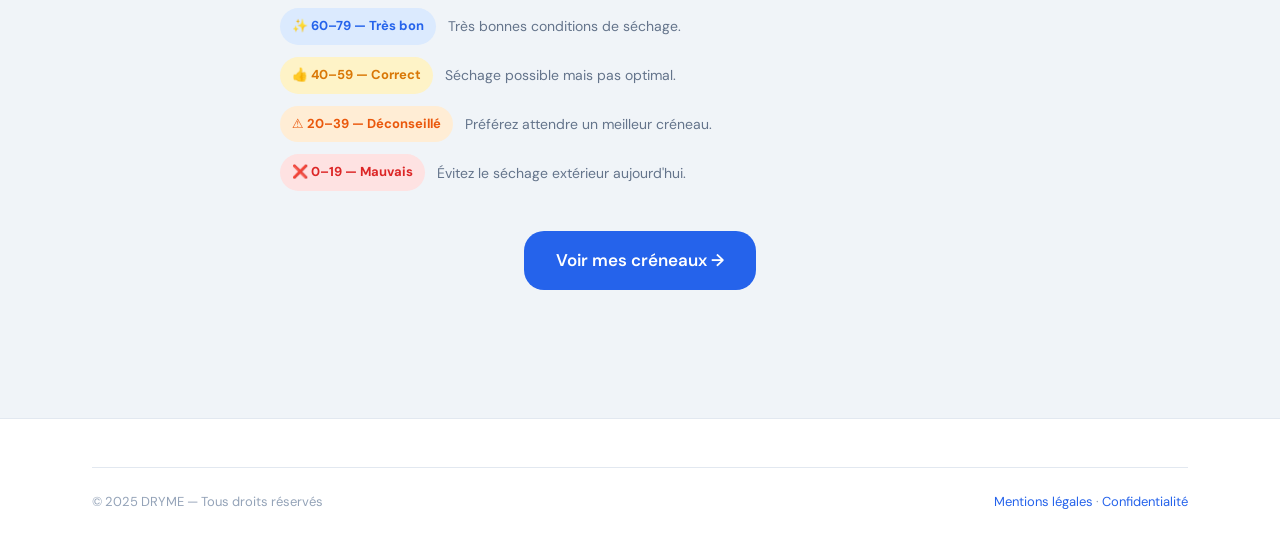
<file: comment-ca-marche.html>
<!DOCTYPE html>
<html lang="fr">
<head>
  <meta charset="UTF-8">
  <meta name="viewport" content="width=device-width, initial-scale=1.0">
  <title>Comment ça marche – DRYME</title>
  <meta name="description" content="Découvrez comment DRYME calcule le score de séchage optimal pour votre linge.">
  <meta name="theme-color" content="#1d4ed8">
  <link rel="preconnect" href="https://fonts.googleapis.com">
  <link href="https://fonts.googleapis.com/css2?family=Bricolage+Grotesque:opsz,wght@12..96,400;12..96,700;12..96,800&family=DM+Sans:opsz,wght@9..40,400;9..40,500;9..40,600&display=swap" rel="stylesheet">
  <link rel="stylesheet" href="/css/style.css">
  <link rel="stylesheet" href="/css/responsive.css">
  <link rel="stylesheet" href="/css/dark-mode.css">
  <link rel="stylesheet" href="/css/landing.css">
  <link rel="stylesheet" href="/css/components.css">
</head>
<body>
<header class="site-header">
  <div class="container">
    <div class="header-inner">
      <a href="/" class="logo">DRYME<span class="logo-dot"></span></a>
      <nav class="main-nav">
        <a href="/">Accueil</a>
        <a href="/app.html">Application</a>
        <a href="/comment-ca-marche.html" class="active">Comment ça marche</a>
        <a href="/a-propos.html">À propos</a>
      </nav>
      <div class="header-actions">
        <a href="/app.html" class="btn-nav-cta">Essayer →</a>
        <button class="dark-toggle" id="darkToggle" onclick="toggleDarkMode()" aria-label="Mode sombre">
          <span class="icon-sun">☀️</span><span class="icon-moon">🌙</span>
        </button>
      </div>
    </div>
  </div>
</header>
<main>

  <section class="page-hero">
    <div class="container">
      <span class="pill">Guide</span>
      <h1>Comment ça marche ?</h1>
      <p>DRYME utilise un algorithme scientifique pour trouver le créneau optimal pour sécher votre linge naturellement.</p>
    </div>
  </section>

  <section style="padding:0 0 var(--s-16)">
    <div class="container">

      <!-- Étapes -->
      <div class="how-it-works" style="background:transparent;padding:0">
        <div class="steps">
          <div class="step">
            <div class="step-number">1</div>
            <h3>Géolocalisation</h3>
            <p>DRYME accède à votre position GPS (avec votre accord) ou utilise Paris par défaut. Aucune donnée n'est stockée sur nos serveurs.</p>
          </div>
          <div class="step">
            <div class="step-number">2</div>
            <h3>Collecte des données</h3>
            <p>Météo (OpenWeatherMap), qualité de l'air (AQI) et estimation pollen (via PM2.5) sont récupérés en temps réel.</p>
          </div>
          <div class="step">
            <div class="step-number">3</div>
            <h3>Calcul du score</h3>
            <p>Notre algorithme analyse 4 critères pour produire un score de 0 à 100 et identifier la meilleure fenêtre de 4h.</p>
          </div>
        </div>
      </div>

      <!-- Algorithme -->
      <div style="max-width:720px;margin:var(--s-12) auto 0">
        <h2 style="margin-bottom:var(--s-6)">🧮 L'algorithme en détail</h2>

        <div style="display:grid;gap:var(--s-4)">

          <div class="card" style="padding:var(--s-5)">
            <div style="display:flex;align-items:center;gap:var(--s-3);margin-bottom:var(--s-3)">
              <span style="font-size:24px">🌡️</span>
              <h3 style="margin:0">Température — 30 points</h3>
            </div>
            <p>La plage idéale est 15–25°C (30 pts). Au-delà de 25°C il fait chaud mais ça sèche encore bien (25 pts). En dessous de 10°C le séchage est très ralenti.</p>
          </div>

          <div class="card" style="padding:var(--s-5)">
            <div style="display:flex;align-items:center;gap:var(--s-3);margin-bottom:var(--s-3)">
              <span style="font-size:24px">💧</span>
              <h3 style="margin:0">Humidité — 25 points</h3>
            </div>
            <p>Score décroissant : <code>max(0, 25 − humidité × 0.25)</code>. Plus l'air est sec, mieux votre linge sèche. Au-delà de 85% d'humidité, une pénalité supplémentaire s'applique.</p>
          </div>

          <div class="card" style="padding:var(--s-5)">
            <div style="display:flex;align-items:center;gap:var(--s-3);margin-bottom:var(--s-3)">
              <span style="font-size:24px">💨</span>
              <h3 style="margin:0">Vent — 25 points</h3>
            </div>
            <p>Un vent de 8–20 km/h est idéal (25 pts) : il accélère l'évaporation sans arracher votre linge. Inférieur à 5 km/h (stagnant) ou supérieur à 30 km/h (trop fort) sont pénalisés.</p>
          </div>

          <div class="card" style="padding:var(--s-5)">
            <div style="display:flex;align-items:center;gap:var(--s-3);margin-bottom:var(--s-3)">
              <span style="font-size:24px">☀️</span>
              <h3 style="margin:0">Ensoleillement — 20 points</h3>
            </div>
            <p>Basé sur la couverture nuageuse : <code>(1 − nuages/100) × 20</code>. Un ciel dégagé maximise le rayonnement solaire et accélère le séchage, surtout de 10h à 17h (bonus appliqué).</p>
          </div>

        </div>

        <div class="card" style="padding:var(--s-5);margin-top:var(--s-4);background:rgba(37,99,235,.05);border-color:var(--primary-light)">
          <h3 style="margin-bottom:var(--s-3)">⚠️ Pénalités</h3>
          <p>Des pénalités réduisent le score en cas de : probabilité de pluie élevée (−0,8 × prob.), humidité &gt; 85% (−2 pts / % au-dessus), températures négatives (−3 pts / °C en dessous de 0).</p>
        </div>

        <!-- Scores -->
        <h2 style="margin:var(--s-10) 0 var(--s-5)">🎯 Échelle des scores</h2>
        <div style="display:flex;flex-direction:column;gap:var(--s-3)">
          <div style="display:flex;align-items:center;gap:var(--s-3)">
            <span class="score-badge excellent">🌟 80–100 — Idéal</span>
            <span style="font-size:14px;color:var(--text-2)">Conditions parfaites, étendez maintenant !</span>
          </div>
          <div style="display:flex;align-items:center;gap:var(--s-3)">
            <span class="score-badge tres-bon">✨ 60–79 — Très bon</span>
            <span style="font-size:14px;color:var(--text-2)">Très bonnes conditions de séchage.</span>
          </div>
          <div style="display:flex;align-items:center;gap:var(--s-3)">
            <span class="score-badge correct">👍 40–59 — Correct</span>
            <span style="font-size:14px;color:var(--text-2)">Séchage possible mais pas optimal.</span>
          </div>
          <div style="display:flex;align-items:center;gap:var(--s-3)">
            <span class="score-badge deconseille">⚠️ 20–39 — Déconseillé</span>
            <span style="font-size:14px;color:var(--text-2)">Préférez attendre un meilleur créneau.</span>
          </div>
          <div style="display:flex;align-items:center;gap:var(--s-3)">
            <span class="score-badge mauvais">❌ 0–19 — Mauvais</span>
            <span style="font-size:14px;color:var(--text-2)">Évitez le séchage extérieur aujourd'hui.</span>
          </div>
        </div>

        <div style="text-align:center;margin-top:var(--s-10)">
          <a href="/app.html" class="btn btn-primary btn-lg">Voir mes créneaux →</a>
        </div>

      </div>
    </div>
  </section>

</main>
<footer class="site-footer">
  <div class="container">
    <div class="footer-bottom">
      <span>© 2025 DRYME — Tous droits réservés</span>
      <span><a href="/mentions-legales.html">Mentions légales</a> · <a href="/politique-confidentialite.html">Confidentialité</a></span>
    </div>
  </div>
</footer>
<script src="/js/dark-mode.js"></script>
</body>
</html>
</file>
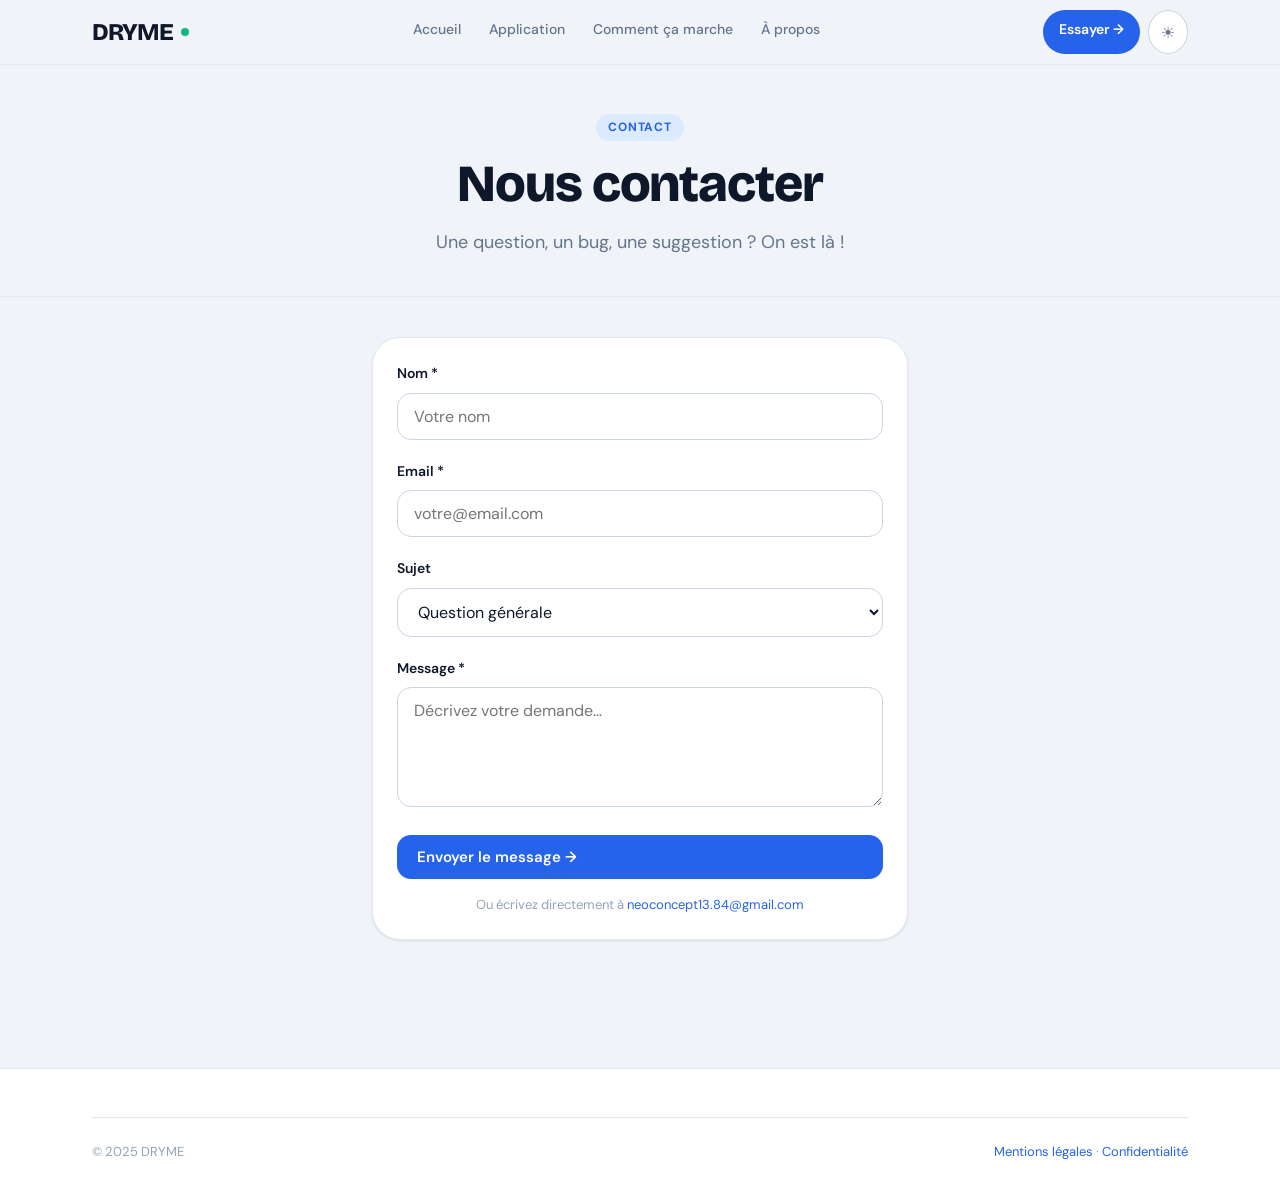
<file: contact.html>
<!DOCTYPE html>
<html lang="fr">
<head>
  <meta charset="UTF-8">
  <meta name="viewport" content="width=device-width, initial-scale=1.0">
  <title>Contact – DRYME</title>
  <meta name="description" content="Contactez l'équipe DRYME pour toute question ou suggestion.">
  <meta name="theme-color" content="#1d4ed8">
  <link rel="preconnect" href="https://fonts.googleapis.com">
  <link href="https://fonts.googleapis.com/css2?family=Bricolage+Grotesque:opsz,wght@12..96,700;12..96,800&family=DM+Sans:opsz,wght@9..40,400;9..40,500;9..40,600&display=swap" rel="stylesheet">
  <link rel="stylesheet" href="/css/style.css">
  <link rel="stylesheet" href="/css/responsive.css">
  <link rel="stylesheet" href="/css/dark-mode.css">
  <link rel="stylesheet" href="/css/components.css">
</head>
<body>
<header class="site-header">
  <div class="container">
    <div class="header-inner">
      <a href="/" class="logo">DRYME<span class="logo-dot"></span></a>
      <nav class="main-nav">
        <a href="/">Accueil</a>
        <a href="/app.html">Application</a>
        <a href="/comment-ca-marche.html">Comment ça marche</a>
        <a href="/a-propos.html">À propos</a>
      </nav>
      <div class="header-actions">
        <a href="/app.html" class="btn-nav-cta">Essayer →</a>
        <button class="dark-toggle" id="darkToggle" onclick="toggleDarkMode()" aria-label="Mode sombre">
          <span class="icon-sun">☀️</span><span class="icon-moon">🌙</span>
        </button>
      </div>
    </div>
  </div>
</header>
<main>
  <section class="page-hero">
    <div class="container">
      <span class="pill">Contact</span>
      <h1>Nous contacter</h1>
      <p>Une question, un bug, une suggestion ? On est là !</p>
    </div>
  </section>

  <section style="padding:0 0 var(--s-16)">
    <div class="container" style="max-width:600px">

      <div class="card" style="padding:var(--s-6)">

        <!-- Message succès (masqué par défaut) -->
        <div id="successMsg" class="hidden" style="text-align:center;padding:var(--s-8)">
          <div style="font-size:56px;margin-bottom:var(--s-4)">✅</div>
          <h3>Message envoyé !</h3>
          <p style="margin-top:var(--s-2)">Nous vous répondrons dans les plus brefs délais à <strong id="confirmEmail"></strong>.</p>
          <a href="/" class="btn btn-primary" style="margin-top:var(--s-5)">Retour à l'accueil</a>
        </div>

        <!-- Formulaire -->
        <form id="contactForm" onsubmit="submitContact(event)">

          <div class="form-group">
            <label class="form-label" for="name">Nom *</label>
            <input class="form-input" type="text" id="name" name="name"
                   placeholder="Votre nom" required minlength="2">
          </div>

          <div class="form-group">
            <label class="form-label" for="email">Email *</label>
            <input class="form-input" type="email" id="email" name="email"
                   placeholder="votre@email.com" required>
          </div>

          <div class="form-group">
            <label class="form-label" for="subject">Sujet</label>
            <select class="form-input" id="subject" name="subject">
              <option value="question">Question générale</option>
              <option value="bug">Signaler un bug</option>
              <option value="suggestion">Suggestion / Amélioration</option>
              <option value="partenariat">Partenariat</option>
              <option value="autre">Autre</option>
            </select>
          </div>

          <div class="form-group">
            <label class="form-label" for="message">Message *</label>
            <textarea class="form-textarea" id="message" name="message"
                      placeholder="Décrivez votre demande…" required minlength="10"></textarea>
          </div>

          <button type="submit" class="btn btn-primary" style="width:100%">
            Envoyer le message →
          </button>

          <p style="font-size:13px;color:var(--text-3);text-align:center;margin-top:var(--s-4)">
            Ou écrivez directement à
            <a href="mailto:neoconcept13.84@gmail.com">neoconcept13.84@gmail.com</a>
          </p>

        </form>
      </div>

    </div>
  </section>
</main>
<footer class="site-footer">
  <div class="container">
    <div class="footer-bottom">
      <span>© 2025 DRYME</span>
      <span><a href="/mentions-legales.html">Mentions légales</a> · <a href="/politique-confidentialite.html">Confidentialité</a></span>
    </div>
  </div>
</footer>
<script src="/js/dark-mode.js"></script>
<script>
function submitContact(e) {
  e.preventDefault();
  const email = document.getElementById('email').value;
  // En production, envoyer vers un backend / service email (ex: Formspree, EmailJS)
  // Pour l'instant, simulation côté client
  document.getElementById('contactForm').classList.add('hidden');
  document.getElementById('confirmEmail').textContent = email;
  document.getElementById('successMsg').classList.remove('hidden');
}
</script>
</body>
</html>
</file>
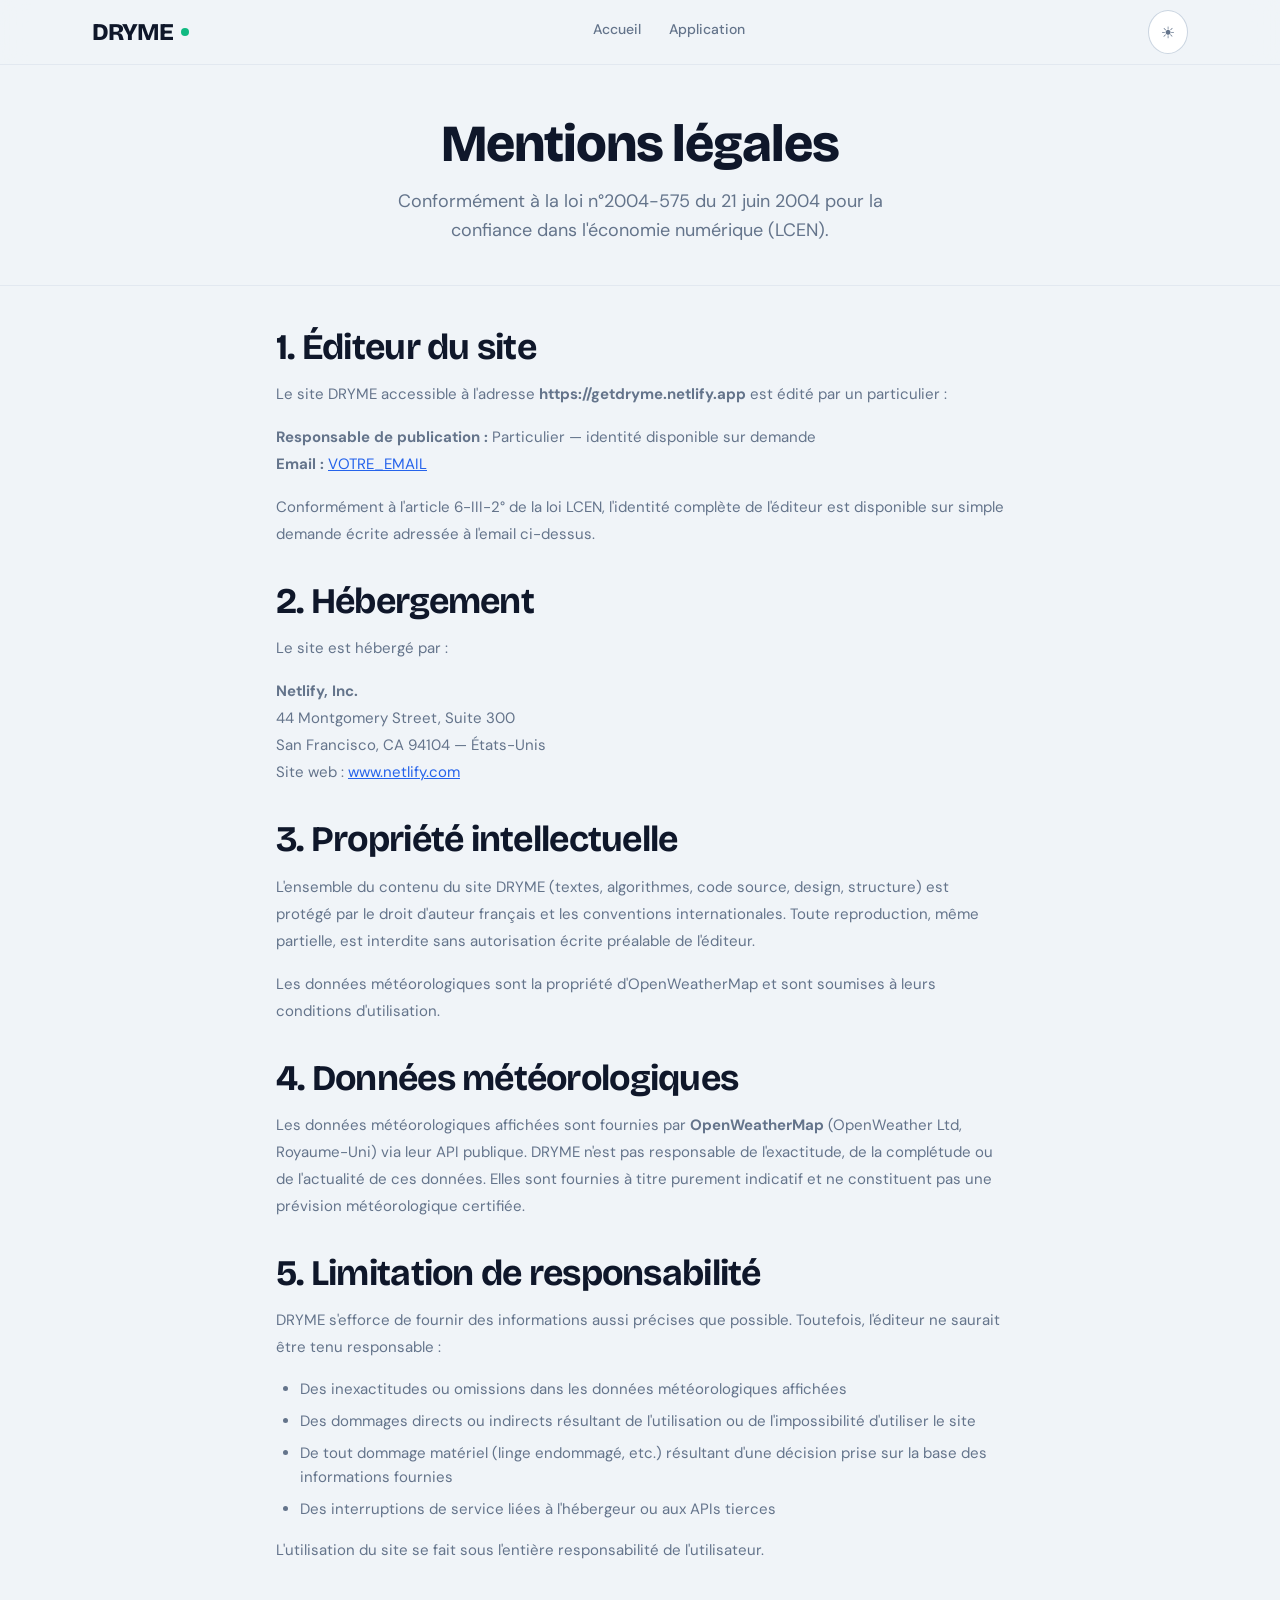
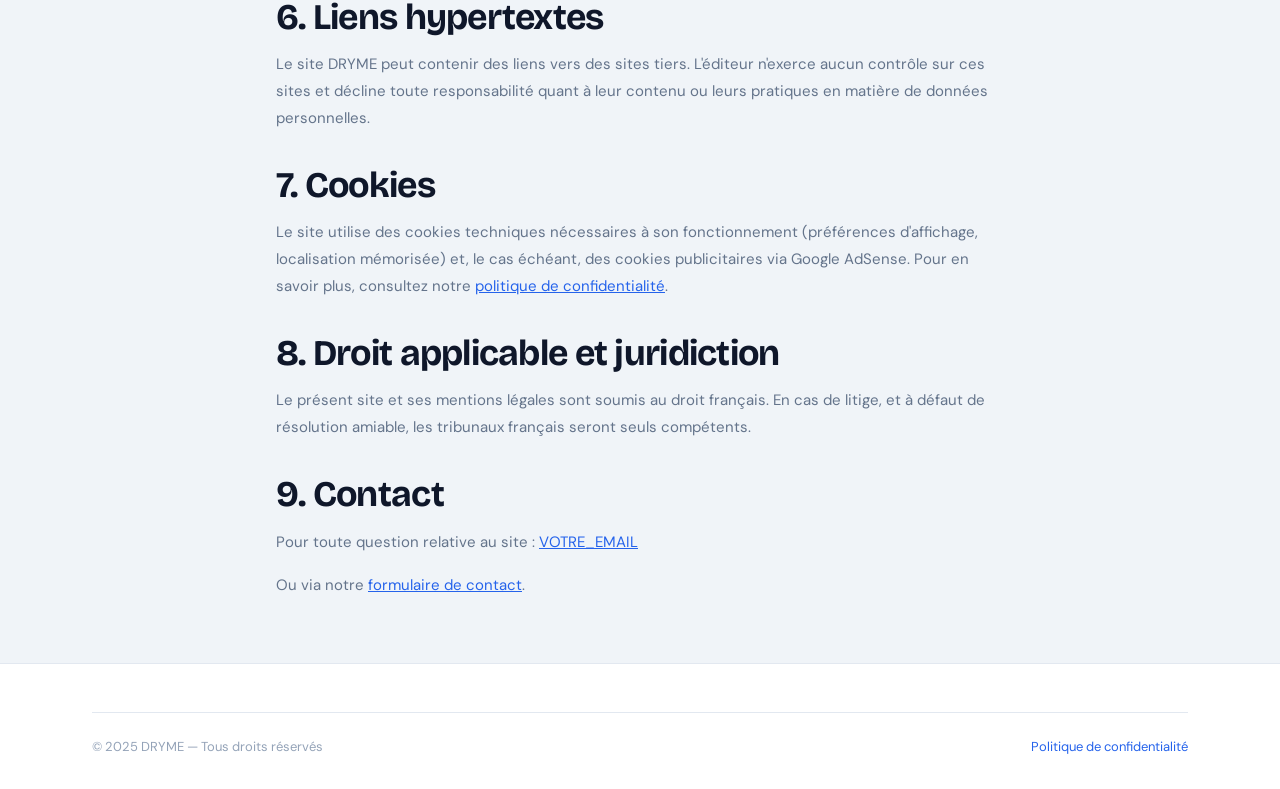
<file: mentions-legales.html>
<!DOCTYPE html>
<html lang="fr">
<head>
  <meta charset="UTF-8">
  <meta name="viewport" content="width=device-width, initial-scale=1.0">
  <title>Mentions légales – DRYME</title>
  <meta name="robots" content="noindex">
  <meta name="theme-color" content="#1d4ed8">
  <link rel="preconnect" href="https://fonts.googleapis.com">
  <link href="https://fonts.googleapis.com/css2?family=Bricolage+Grotesque:opsz,wght@12..96,700;12..96,800&family=DM+Sans:opsz,wght@9..40,400;9..40,500&display=swap" rel="stylesheet">
  <link rel="stylesheet" href="/css/style.css">
  <link rel="stylesheet" href="/css/responsive.css">
  <link rel="stylesheet" href="/css/dark-mode.css">
  <link rel="stylesheet" href="/css/components.css">
</head>
<body>
<header class="site-header">
  <div class="container">
    <div class="header-inner">
      <a href="/" class="logo">DRYME<span class="logo-dot"></span></a>
      <nav class="main-nav">
        <a href="/">Accueil</a>
        <a href="/app.html">Application</a>
      </nav>
      <div class="header-actions">
        <button class="dark-toggle" id="darkToggle" onclick="toggleDarkMode()" aria-label="Mode sombre">
          <span class="icon-sun">☀️</span><span class="icon-moon">🌙</span>
        </button>
      </div>
    </div>
  </div>
</header>
<main>
  <section class="page-hero">
    <div class="container">
      <h1>Mentions légales</h1>
      <p>Conformément à la loi n°2004-575 du 21 juin 2004 pour la confiance dans l'économie numérique (LCEN).</p>
    </div>
  </section>

  <div class="legal-section">
    <div class="prose">

      <h2>1. Éditeur du site</h2>
      <p>Le site DRYME accessible à l'adresse <strong>https://getdryme.netlify.app</strong> est édité par un particulier :</p>
      <p>
        <strong>Responsable de publication :</strong> Particulier — identité disponible sur demande<br>
        <strong>Email :</strong> <a href="mailto:VOTRE_EMAIL">VOTRE_EMAIL</a>
      </p>
      <p>Conformément à l'article 6-III-2° de la loi LCEN, l'identité complète de l'éditeur est disponible sur simple demande écrite adressée à l'email ci-dessus.</p>

      <h2>2. Hébergement</h2>
      <p>Le site est hébergé par :</p>
      <p>
        <strong>Netlify, Inc.</strong><br>
        44 Montgomery Street, Suite 300<br>
        San Francisco, CA 94104 — États-Unis<br>
        Site web : <a href="https://www.netlify.com" target="_blank" rel="noopener">www.netlify.com</a>
      </p>

      <h2>3. Propriété intellectuelle</h2>
      <p>L'ensemble du contenu du site DRYME (textes, algorithmes, code source, design, structure) est protégé par le droit d'auteur français et les conventions internationales. Toute reproduction, même partielle, est interdite sans autorisation écrite préalable de l'éditeur.</p>
      <p>Les données météorologiques sont la propriété d'OpenWeatherMap et sont soumises à leurs conditions d'utilisation.</p>

      <h2>4. Données météorologiques</h2>
      <p>Les données météorologiques affichées sont fournies par <strong>OpenWeatherMap</strong> (OpenWeather Ltd, Royaume-Uni) via leur API publique. DRYME n'est pas responsable de l'exactitude, de la complétude ou de l'actualité de ces données. Elles sont fournies à titre purement indicatif et ne constituent pas une prévision météorologique certifiée.</p>

      <h2>5. Limitation de responsabilité</h2>
      <p>DRYME s'efforce de fournir des informations aussi précises que possible. Toutefois, l'éditeur ne saurait être tenu responsable :</p>
      <ul>
        <li>Des inexactitudes ou omissions dans les données météorologiques affichées</li>
        <li>Des dommages directs ou indirects résultant de l'utilisation ou de l'impossibilité d'utiliser le site</li>
        <li>De tout dommage matériel (linge endommagé, etc.) résultant d'une décision prise sur la base des informations fournies</li>
        <li>Des interruptions de service liées à l'hébergeur ou aux APIs tierces</li>
      </ul>
      <p>L'utilisation du site se fait sous l'entière responsabilité de l'utilisateur.</p>

      <h2>6. Liens hypertextes</h2>
      <p>Le site DRYME peut contenir des liens vers des sites tiers. L'éditeur n'exerce aucun contrôle sur ces sites et décline toute responsabilité quant à leur contenu ou leurs pratiques en matière de données personnelles.</p>

      <h2>7. Cookies</h2>
      <p>Le site utilise des cookies techniques nécessaires à son fonctionnement (préférences d'affichage, localisation mémorisée) et, le cas échéant, des cookies publicitaires via Google AdSense. Pour en savoir plus, consultez notre <a href="/politique-confidentialite.html">politique de confidentialité</a>.</p>

      <h2>8. Droit applicable et juridiction</h2>
      <p>Le présent site et ses mentions légales sont soumis au droit français. En cas de litige, et à défaut de résolution amiable, les tribunaux français seront seuls compétents.</p>

      <h2>9. Contact</h2>
      <p>Pour toute question relative au site : <a href="mailto:VOTRE_EMAIL">VOTRE_EMAIL</a></p>
      <p>Ou via notre <a href="/contact.html">formulaire de contact</a>.</p>

    </div>
  </div>
</main>
<footer class="site-footer">
  <div class="container">
    <div class="footer-bottom">
      <span>© 2025 DRYME — Tous droits réservés</span>
      <span><a href="/politique-confidentialite.html">Politique de confidentialité</a></span>
    </div>
  </div>
</footer>
<script src="/js/dark-mode.js"></script>
</body>
</html>
</file>
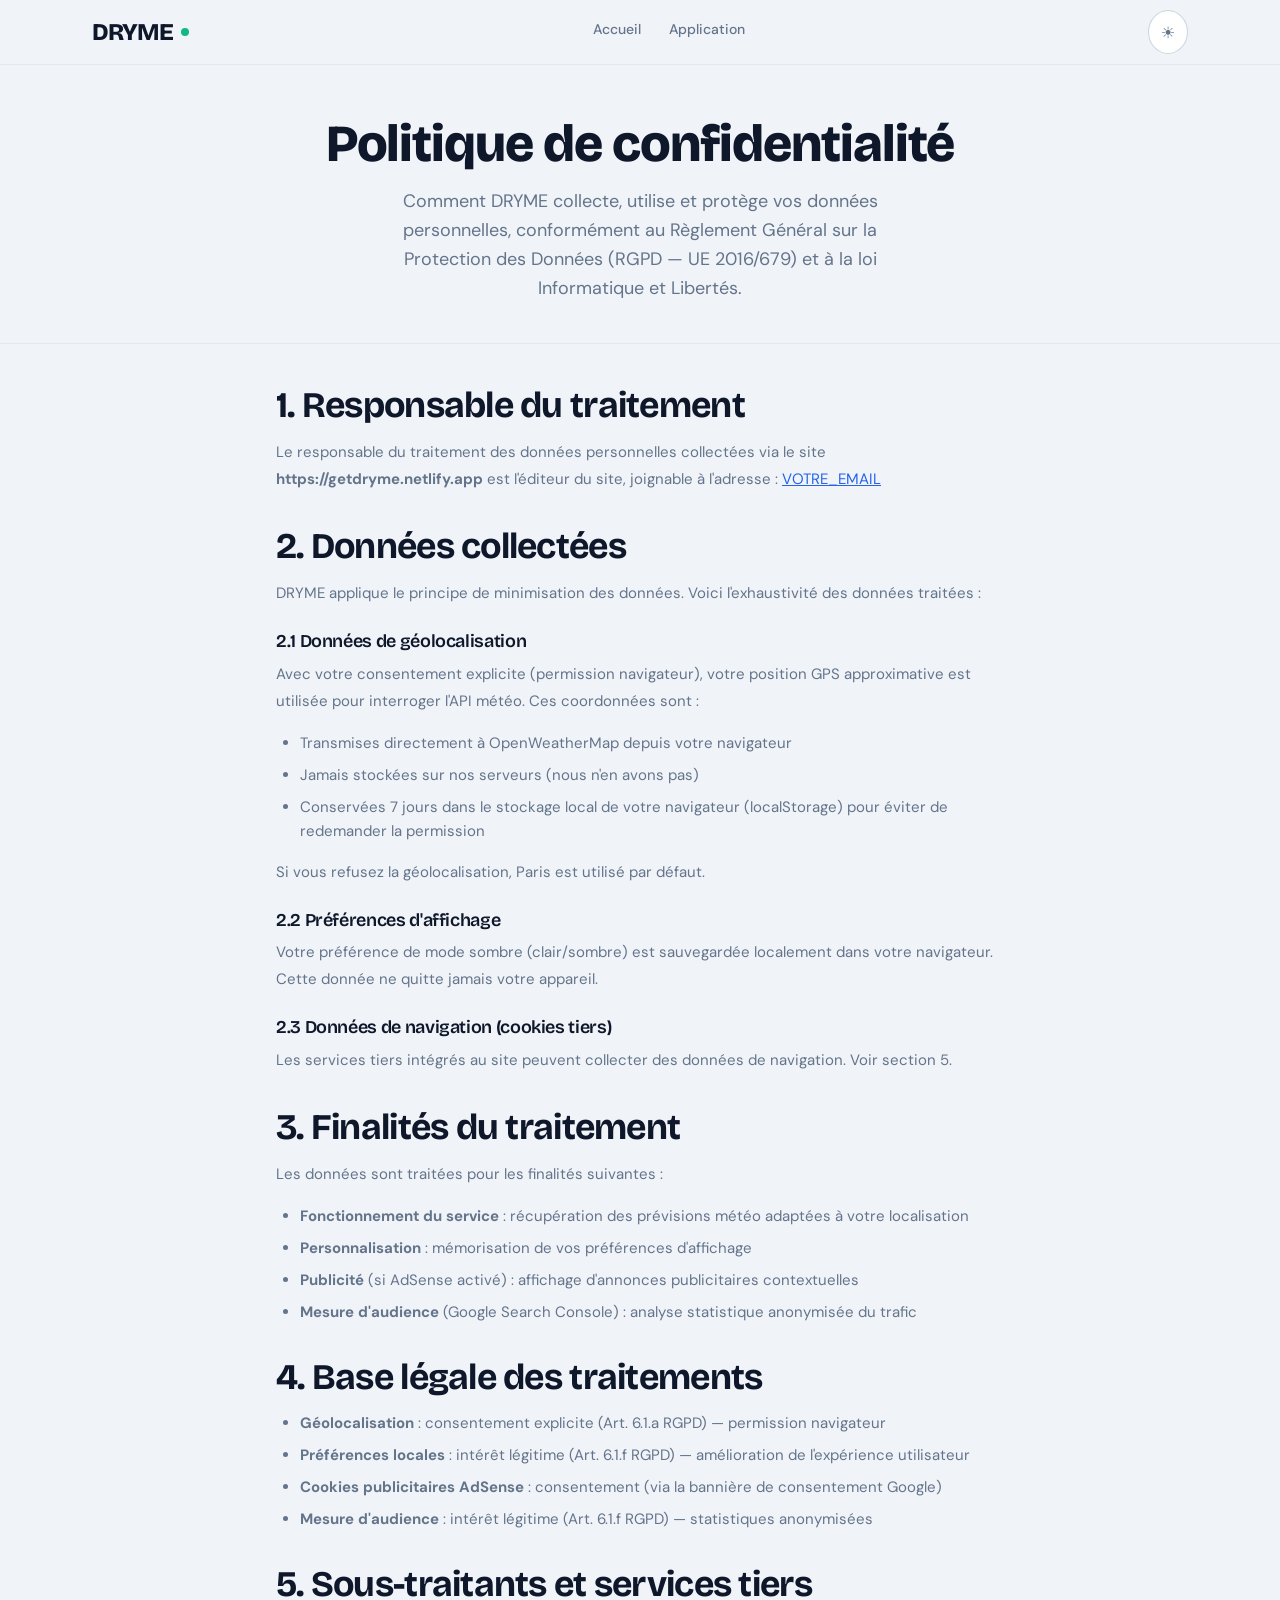
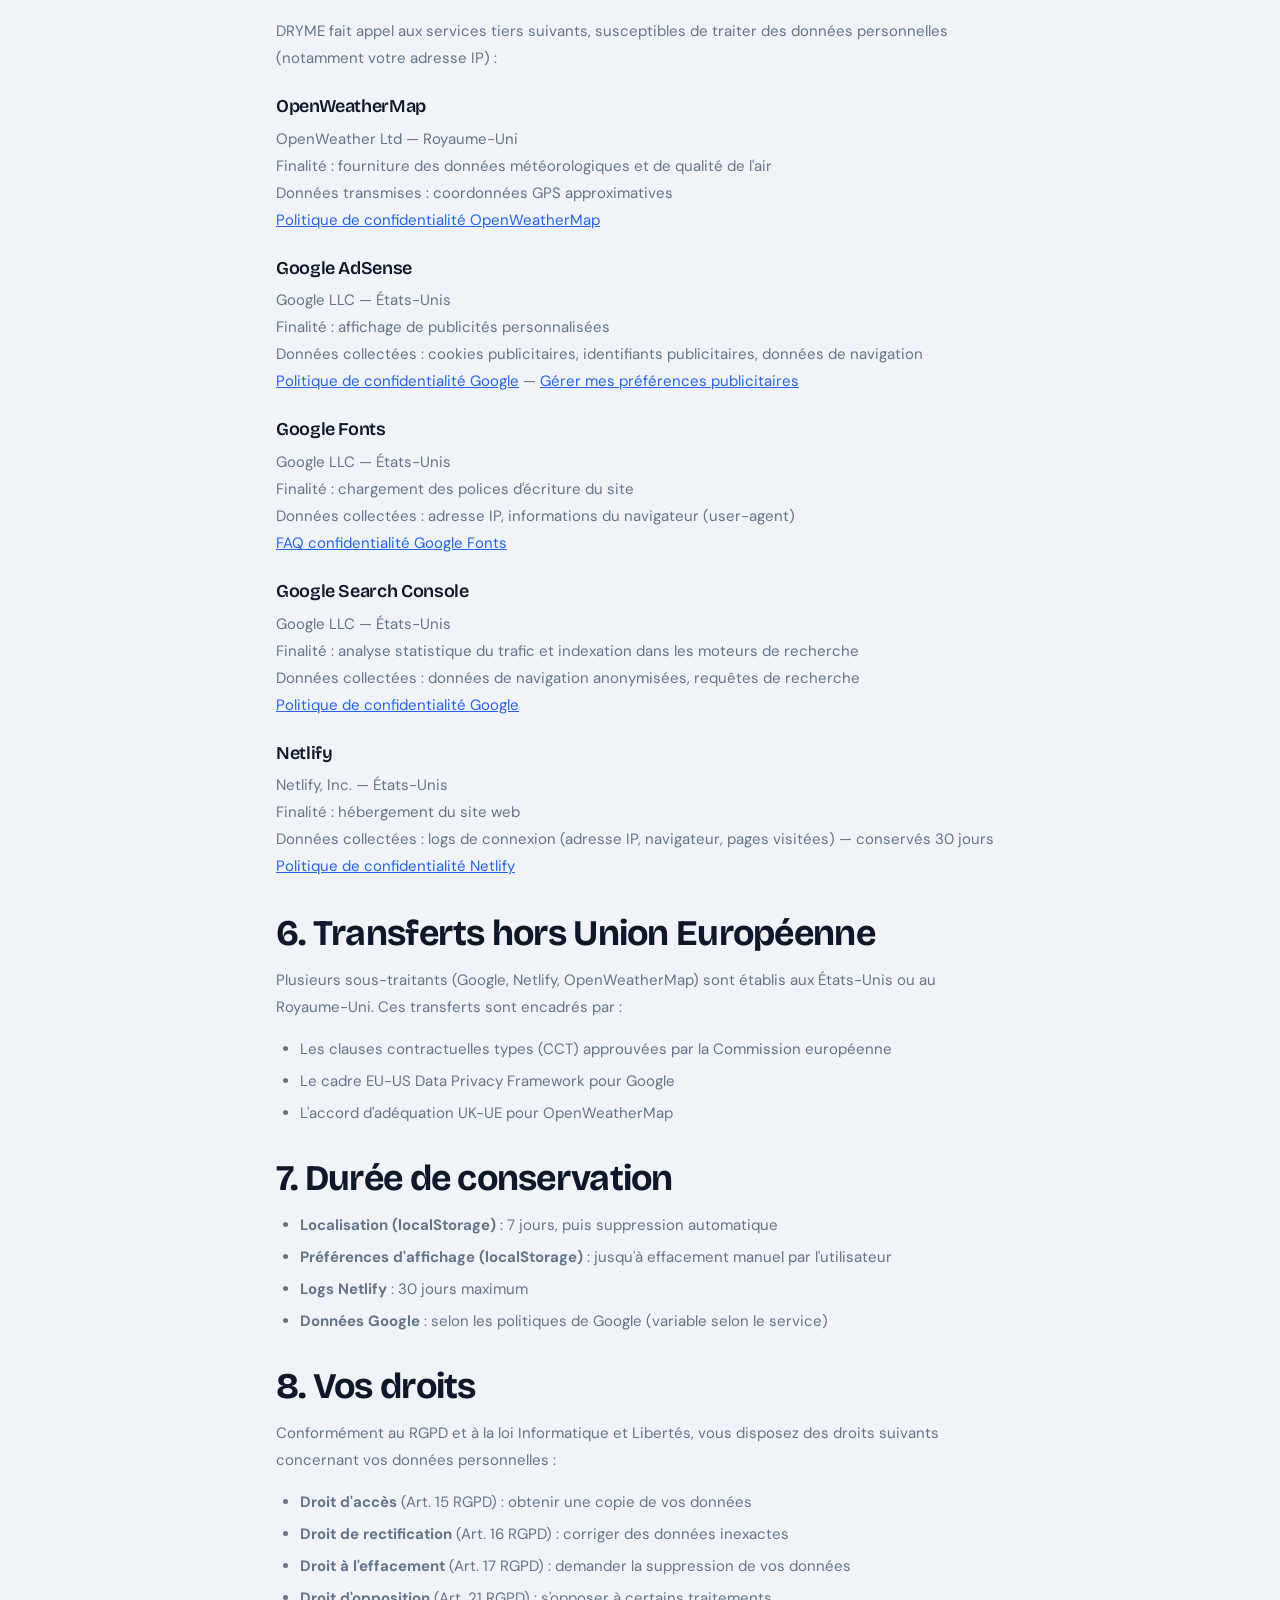
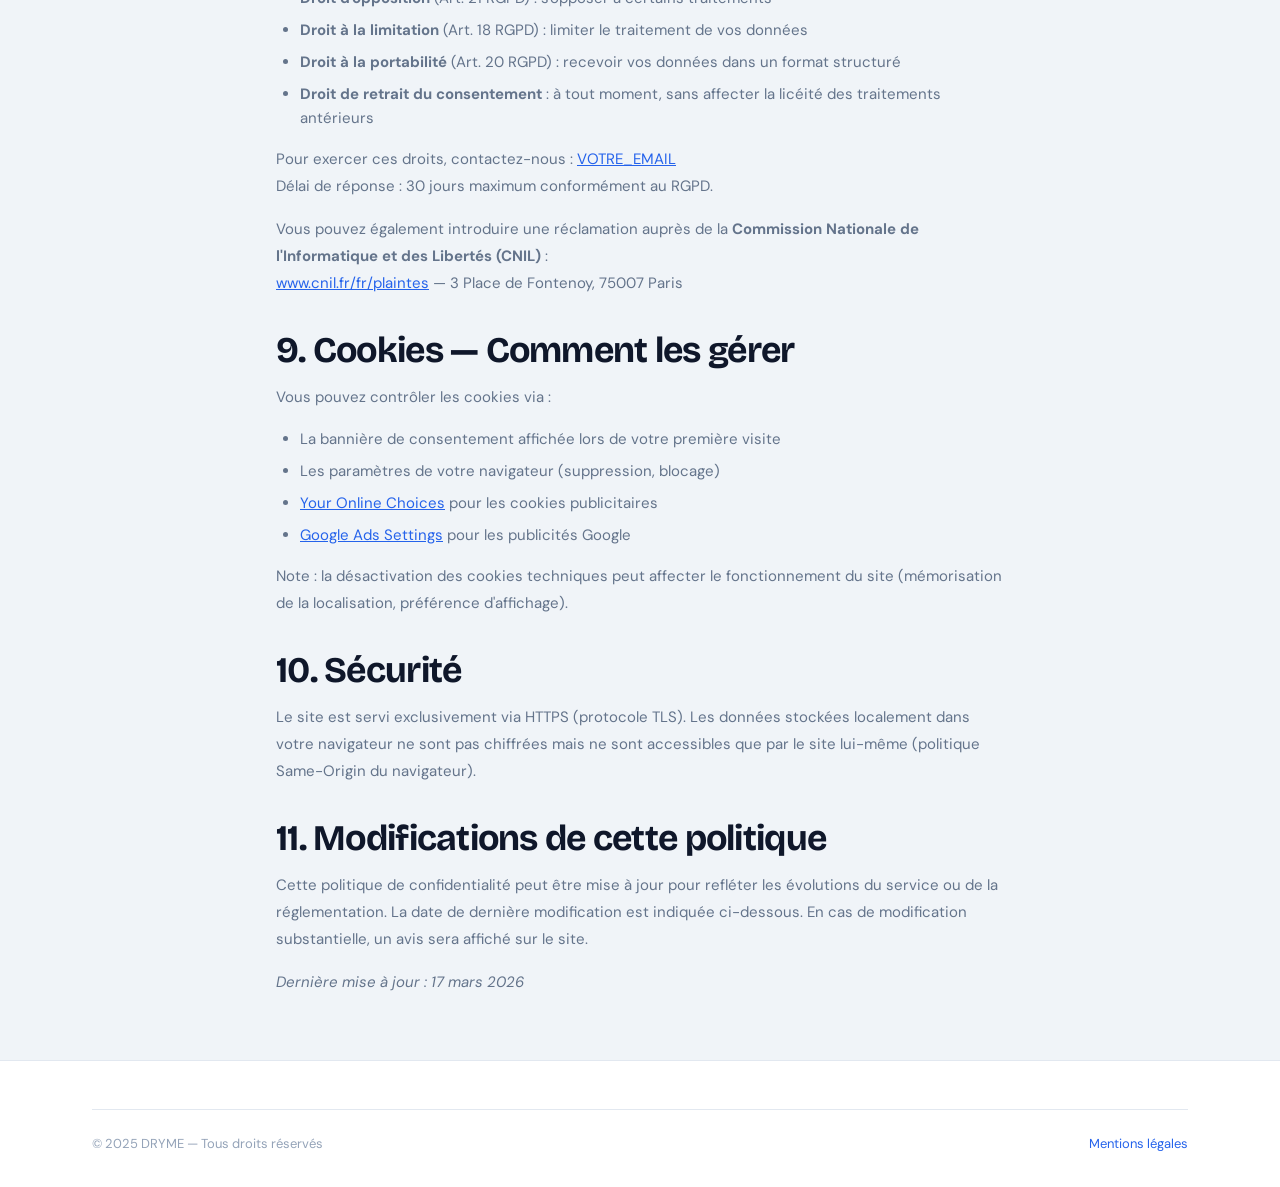
<file: politique-confidentialite.html>
<!DOCTYPE html>
<html lang="fr">
<head>
  <meta charset="UTF-8">
  <meta name="viewport" content="width=device-width, initial-scale=1.0">
  <title>Politique de confidentialité – DRYME</title>
  <meta name="robots" content="noindex">
  <meta name="theme-color" content="#1d4ed8">
  <link rel="preconnect" href="https://fonts.googleapis.com">
  <link href="https://fonts.googleapis.com/css2?family=Bricolage+Grotesque:opsz,wght@12..96,700;12..96,800&family=DM+Sans:opsz,wght@9..40,400;9..40,500&display=swap" rel="stylesheet">
  <link rel="stylesheet" href="/css/style.css">
  <link rel="stylesheet" href="/css/responsive.css">
  <link rel="stylesheet" href="/css/dark-mode.css">
  <link rel="stylesheet" href="/css/components.css">
</head>
<body>
<header class="site-header">
  <div class="container">
    <div class="header-inner">
      <a href="/" class="logo">DRYME<span class="logo-dot"></span></a>
      <nav class="main-nav">
        <a href="/">Accueil</a>
        <a href="/app.html">Application</a>
      </nav>
      <div class="header-actions">
        <button class="dark-toggle" id="darkToggle" onclick="toggleDarkMode()" aria-label="Mode sombre">
          <span class="icon-sun">☀️</span><span class="icon-moon">🌙</span>
        </button>
      </div>
    </div>
  </div>
</header>
<main>
  <section class="page-hero">
    <div class="container">
      <h1>Politique de confidentialité</h1>
      <p>Comment DRYME collecte, utilise et protège vos données personnelles, conformément au Règlement Général sur la Protection des Données (RGPD — UE 2016/679) et à la loi Informatique et Libertés.</p>
    </div>
  </section>

  <div class="legal-section">
    <div class="prose">

      <h2>1. Responsable du traitement</h2>
      <p>Le responsable du traitement des données personnelles collectées via le site <strong>https://getdryme.netlify.app</strong> est l'éditeur du site, joignable à l'adresse : <a href="mailto:VOTRE_EMAIL">VOTRE_EMAIL</a></p>

      <h2>2. Données collectées</h2>
      <p>DRYME applique le principe de minimisation des données. Voici l'exhaustivité des données traitées :</p>

      <h3>2.1 Données de géolocalisation</h3>
      <p>Avec votre consentement explicite (permission navigateur), votre position GPS approximative est utilisée pour interroger l'API météo. Ces coordonnées sont :</p>
      <ul>
        <li>Transmises directement à OpenWeatherMap depuis votre navigateur</li>
        <li>Jamais stockées sur nos serveurs (nous n'en avons pas)</li>
        <li>Conservées 7 jours dans le stockage local de votre navigateur (localStorage) pour éviter de redemander la permission</li>
      </ul>
      <p>Si vous refusez la géolocalisation, Paris est utilisé par défaut.</p>

      <h3>2.2 Préférences d'affichage</h3>
      <p>Votre préférence de mode sombre (clair/sombre) est sauvegardée localement dans votre navigateur. Cette donnée ne quitte jamais votre appareil.</p>

      <h3>2.3 Données de navigation (cookies tiers)</h3>
      <p>Les services tiers intégrés au site peuvent collecter des données de navigation. Voir section 5.</p>

      <h2>3. Finalités du traitement</h2>
      <p>Les données sont traitées pour les finalités suivantes :</p>
      <ul>
        <li><strong>Fonctionnement du service</strong> : récupération des prévisions météo adaptées à votre localisation</li>
        <li><strong>Personnalisation</strong> : mémorisation de vos préférences d'affichage</li>
        <li><strong>Publicité</strong> (si AdSense activé) : affichage d'annonces publicitaires contextuelles</li>
        <li><strong>Mesure d'audience</strong> (Google Search Console) : analyse statistique anonymisée du trafic</li>
      </ul>

      <h2>4. Base légale des traitements</h2>
      <ul>
        <li><strong>Géolocalisation</strong> : consentement explicite (Art. 6.1.a RGPD) — permission navigateur</li>
        <li><strong>Préférences locales</strong> : intérêt légitime (Art. 6.1.f RGPD) — amélioration de l'expérience utilisateur</li>
        <li><strong>Cookies publicitaires AdSense</strong> : consentement (via la bannière de consentement Google)</li>
        <li><strong>Mesure d'audience</strong> : intérêt légitime (Art. 6.1.f RGPD) — statistiques anonymisées</li>
      </ul>

      <h2>5. Sous-traitants et services tiers</h2>
      <p>DRYME fait appel aux services tiers suivants, susceptibles de traiter des données personnelles (notamment votre adresse IP) :</p>

      <h3>OpenWeatherMap</h3>
      <p>OpenWeather Ltd — Royaume-Uni<br>
      Finalité : fourniture des données météorologiques et de qualité de l'air<br>
      Données transmises : coordonnées GPS approximatives<br>
      <a href="https://openweathermap.org/privacy-policy" target="_blank" rel="noopener">Politique de confidentialité OpenWeatherMap</a></p>

      <h3>Google AdSense</h3>
      <p>Google LLC — États-Unis<br>
      Finalité : affichage de publicités personnalisées<br>
      Données collectées : cookies publicitaires, identifiants publicitaires, données de navigation<br>
      <a href="https://policies.google.com/privacy" target="_blank" rel="noopener">Politique de confidentialité Google</a> —
      <a href="https://adssettings.google.com" target="_blank" rel="noopener">Gérer mes préférences publicitaires</a></p>

      <h3>Google Fonts</h3>
      <p>Google LLC — États-Unis<br>
      Finalité : chargement des polices d'écriture du site<br>
      Données collectées : adresse IP, informations du navigateur (user-agent)<br>
      <a href="https://developers.google.com/fonts/faq/privacy" target="_blank" rel="noopener">FAQ confidentialité Google Fonts</a></p>

      <h3>Google Search Console</h3>
      <p>Google LLC — États-Unis<br>
      Finalité : analyse statistique du trafic et indexation dans les moteurs de recherche<br>
      Données collectées : données de navigation anonymisées, requêtes de recherche<br>
      <a href="https://policies.google.com/privacy" target="_blank" rel="noopener">Politique de confidentialité Google</a></p>

      <h3>Netlify</h3>
      <p>Netlify, Inc. — États-Unis<br>
      Finalité : hébergement du site web<br>
      Données collectées : logs de connexion (adresse IP, navigateur, pages visitées) — conservés 30 jours<br>
      <a href="https://www.netlify.com/privacy/" target="_blank" rel="noopener">Politique de confidentialité Netlify</a></p>

      <h2>6. Transferts hors Union Européenne</h2>
      <p>Plusieurs sous-traitants (Google, Netlify, OpenWeatherMap) sont établis aux États-Unis ou au Royaume-Uni. Ces transferts sont encadrés par :</p>
      <ul>
        <li>Les clauses contractuelles types (CCT) approuvées par la Commission européenne</li>
        <li>Le cadre EU-US Data Privacy Framework pour Google</li>
        <li>L'accord d'adéquation UK-UE pour OpenWeatherMap</li>
      </ul>

      <h2>7. Durée de conservation</h2>
      <ul>
        <li><strong>Localisation (localStorage)</strong> : 7 jours, puis suppression automatique</li>
        <li><strong>Préférences d'affichage (localStorage)</strong> : jusqu'à effacement manuel par l'utilisateur</li>
        <li><strong>Logs Netlify</strong> : 30 jours maximum</li>
        <li><strong>Données Google</strong> : selon les politiques de Google (variable selon le service)</li>
      </ul>

      <h2>8. Vos droits</h2>
      <p>Conformément au RGPD et à la loi Informatique et Libertés, vous disposez des droits suivants concernant vos données personnelles :</p>
      <ul>
        <li><strong>Droit d'accès</strong> (Art. 15 RGPD) : obtenir une copie de vos données</li>
        <li><strong>Droit de rectification</strong> (Art. 16 RGPD) : corriger des données inexactes</li>
        <li><strong>Droit à l'effacement</strong> (Art. 17 RGPD) : demander la suppression de vos données</li>
        <li><strong>Droit d'opposition</strong> (Art. 21 RGPD) : s'opposer à certains traitements</li>
        <li><strong>Droit à la limitation</strong> (Art. 18 RGPD) : limiter le traitement de vos données</li>
        <li><strong>Droit à la portabilité</strong> (Art. 20 RGPD) : recevoir vos données dans un format structuré</li>
        <li><strong>Droit de retrait du consentement</strong> : à tout moment, sans affecter la licéité des traitements antérieurs</li>
      </ul>
      <p>Pour exercer ces droits, contactez-nous : <a href="mailto:VOTRE_EMAIL">VOTRE_EMAIL</a><br>
      Délai de réponse : 30 jours maximum conformément au RGPD.</p>
      <p>Vous pouvez également introduire une réclamation auprès de la <strong>Commission Nationale de l'Informatique et des Libertés (CNIL)</strong> :<br>
      <a href="https://www.cnil.fr/fr/plaintes" target="_blank" rel="noopener">www.cnil.fr/fr/plaintes</a> — 3 Place de Fontenoy, 75007 Paris</p>

      <h2>9. Cookies — Comment les gérer</h2>
      <p>Vous pouvez contrôler les cookies via :</p>
      <ul>
        <li>La bannière de consentement affichée lors de votre première visite</li>
        <li>Les paramètres de votre navigateur (suppression, blocage)</li>
        <li><a href="https://www.youronlinechoices.eu" target="_blank" rel="noopener">Your Online Choices</a> pour les cookies publicitaires</li>
        <li><a href="https://adssettings.google.com" target="_blank" rel="noopener">Google Ads Settings</a> pour les publicités Google</li>
      </ul>
      <p>Note : la désactivation des cookies techniques peut affecter le fonctionnement du site (mémorisation de la localisation, préférence d'affichage).</p>

      <h2>10. Sécurité</h2>
      <p>Le site est servi exclusivement via HTTPS (protocole TLS). Les données stockées localement dans votre navigateur ne sont pas chiffrées mais ne sont accessibles que par le site lui-même (politique Same-Origin du navigateur).</p>

      <h2>11. Modifications de cette politique</h2>
      <p>Cette politique de confidentialité peut être mise à jour pour refléter les évolutions du service ou de la réglementation. La date de dernière modification est indiquée ci-dessous. En cas de modification substantielle, un avis sera affiché sur le site.</p>
      <p><em>Dernière mise à jour : 17 mars 2026</em></p>

    </div>
  </div>
</main>
<footer class="site-footer">
  <div class="container">
    <div class="footer-bottom">
      <span>© 2025 DRYME — Tous droits réservés</span>
      <span><a href="/mentions-legales.html">Mentions légales</a></span>
    </div>
  </div>
</footer>
<script src="/js/dark-mode.js"></script>
</body>
</html>
</file>
<file: css/style.css>
/* ============================================================
   DRYME - Styles Globaux
   ============================================================ */

@import url('https://fonts.googleapis.com/css2?family=Bricolage+Grotesque:opsz,wght@12..96,400;12..96,600;12..96,700;12..96,800&family=DM+Sans:ital,opsz,wght@0,9..40,400;0,9..40,500;0,9..40,600;1,9..40,400&display=swap');

:root {
  --primary:       #2563eb;
  --primary-light: #dbeafe;
  --primary-dark:  #1d4ed8;
  --accent:        #10b981;
  --accent-light:  #d1fae5;
  --score-excellent:   #059669;
  --score-tres-bon:    #2563eb;
  --score-correct:     #d97706;
  --score-deconseille: #ea580c;
  --score-mauvais:     #dc2626;
  --bg:       #f0f4f8;
  --bg-alt:   #ffffff;
  --card:     #ffffff;
  --text:     #0f172a;
  --text-2:   #64748b;
  --text-3:   #94a3b8;
  --border:   #e2e8f0;
  --border-2: #cbd5e1;
  --s-1:4px; --s-2:8px; --s-3:12px; --s-4:16px; --s-5:20px;
  --s-6:24px; --s-8:32px; --s-10:40px; --s-12:48px; --s-16:64px;
  --r-sm:8px; --r-md:14px; --r-lg:20px; --r-xl:28px; --r-full:9999px;
  --sh-sm: 0 1px 3px rgba(0,0,0,.06), 0 1px 2px rgba(0,0,0,.04);
  --sh-md: 0 4px 16px rgba(0,0,0,.08), 0 2px 6px rgba(0,0,0,.05);
  --sh-lg: 0 12px 32px rgba(0,0,0,.10), 0 4px 12px rgba(0,0,0,.06);
  --t-fast:0.15s ease; --t-base:0.25s ease; --t-slow:0.4s cubic-bezier(.4,0,.2,1);
}

body.dark {
  --bg:      #0b1120;
  --bg-alt:  #111827;
  --card:    #1a2332;
  --text:    #f1f5f9;
  --text-2:  #94a3b8;
  --text-3:  #64748b;
  --border:  #1e2d3d;
  --border-2:#253347;
}

*, *::before, *::after { box-sizing: border-box; margin: 0; padding: 0; }
html { scroll-behavior: smooth; -webkit-font-smoothing: antialiased; }

body {
  font-family: 'DM Sans', system-ui, sans-serif;
  font-size: 16px;
  line-height: 1.6;
  color: var(--text);
  background: var(--bg);
  min-height: 100vh;
  transition: background var(--t-base), color var(--t-base);
}

img { max-width:100%; height:auto; display:block; }
a { color:var(--primary); text-decoration:none; transition:color var(--t-fast); }
a:hover { color:var(--primary-dark); }
button { font-family:inherit; cursor:pointer; border:none; background:none; }

h1,h2,h3,h4 {
  font-family: 'Bricolage Grotesque', system-ui, sans-serif;
  line-height: 1.2;
  letter-spacing: -0.02em;
  color: var(--text);
}
h1 { font-size:clamp(28px,5vw,52px); font-weight:800; }
h2 { font-size:clamp(22px,3.5vw,36px); font-weight:700; }
h3 { font-size:clamp(18px,2.5vw,24px); font-weight:600; }
h4 { font-size:18px; font-weight:600; }
p  { color:var(--text-2); }

.container { width:100%; max-width:1160px; margin:0 auto; padding:0 var(--s-4); }

.site-header {
  position:sticky; top:0; z-index:100;
  background:rgba(240,244,248,.88);
  backdrop-filter:blur(14px);
  border-bottom:1px solid var(--border);
  transition: background var(--t-base), border-color var(--t-base);
}
body.dark .site-header { background:rgba(11,17,32,.88); }

.header-inner {
  display:flex; align-items:center; justify-content:space-between;
  height:64px; gap:var(--s-4);
}

.logo {
  font-family:'Bricolage Grotesque',sans-serif;
  font-size:24px; font-weight:800; color:var(--text);
  letter-spacing:-0.04em; text-decoration:none;
  display:flex; align-items:center; gap:var(--s-2);
}
.logo-dot { width:8px; height:8px; border-radius:50%; background:var(--accent); display:inline-block; }

.main-nav { display:none; gap:var(--s-1); }
.main-nav a {
  font-size:14px; font-weight:500; color:var(--text-2);
  padding:var(--s-2) var(--s-3); border-radius:var(--r-sm);
  transition:all var(--t-fast);
}
.main-nav a:hover, .main-nav a.active { color:var(--text); background:var(--border); }
body.dark .main-nav a:hover, body.dark .main-nav a.active { background:var(--border-2); }

.header-actions { display:flex; align-items:center; gap:var(--s-2); }

.btn-nav-cta {
  display:none; font-size:14px; font-weight:600; color:#fff;
  background:var(--primary); padding:var(--s-2) var(--s-4);
  border-radius:var(--r-full); transition:background var(--t-fast), transform var(--t-fast);
}
.btn-nav-cta:hover { background:var(--primary-dark); color:#fff; transform:translateY(-1px); }

.dark-toggle {
  width:40px; height:40px; border-radius:50%;
  border:1px solid var(--border-2);
  display:flex; align-items:center; justify-content:center;
  color:var(--text-2); font-size:16px;
  transition:all var(--t-fast); background:var(--card);
}
.dark-toggle:hover { border-color:var(--primary); color:var(--primary); transform:scale(1.05); }

.site-footer {
  background:var(--bg-alt); border-top:1px solid var(--border);
  padding:var(--s-12) 0 var(--s-8); margin-top:var(--s-16);
}
.footer-grid { display:grid; grid-template-columns:1fr; gap:var(--s-8); margin-bottom:var(--s-8); }
.footer-brand p { font-size:14px; margin-top:var(--s-2); max-width:260px; }
.footer-col h4 {
  font-size:13px; font-weight:700; text-transform:uppercase;
  letter-spacing:0.08em; color:var(--text-3); margin-bottom:var(--s-3);
}
.footer-col nav { display:flex; flex-direction:column; gap:var(--s-2); }
.footer-col nav a { font-size:14px; color:var(--text-2); }
.footer-col nav a:hover { color:var(--text); }
.footer-bottom {
  padding-top:var(--s-6); border-top:1px solid var(--border);
  display:flex; flex-direction:column; gap:var(--s-2);
  font-size:13px; color:var(--text-3);
}

.btn {
  display:inline-flex; align-items:center; gap:var(--s-2);
  font-family:inherit; font-weight:600; font-size:15px;
  padding:var(--s-3) var(--s-5); border-radius:var(--r-md);
  transition:all var(--t-fast); cursor:pointer; border:none; text-decoration:none;
}
.btn-primary { background:var(--primary); color:#fff; }
.btn-primary:hover { background:var(--primary-dark); color:#fff; transform:translateY(-1px); box-shadow:0 4px 12px rgba(37,99,235,.35); }
.btn-secondary { background:var(--card); color:var(--text); border:1px solid var(--border-2); }
.btn-secondary:hover { border-color:var(--primary); color:var(--primary); }
.btn-ghost { background:transparent; color:var(--text-2); }
.btn-ghost:hover { color:var(--text); background:var(--border); }
.btn-lg { font-size:17px; padding:var(--s-4) var(--s-8); border-radius:var(--r-lg); }
.btn-sm { font-size:13px; padding:var(--s-2) var(--s-3); }

.card {
  background:var(--card); border-radius:var(--r-xl);
  border:1px solid var(--border); box-shadow:var(--sh-sm);
  transition:box-shadow var(--t-base), transform var(--t-base), border-color var(--t-base);
}

.score-badge {
  display:inline-flex; align-items:center; gap:var(--s-2);
  padding:var(--s-2) var(--s-3); border-radius:var(--r-full);
  font-size:13px; font-weight:700; cursor:pointer;
  transition:transform var(--t-fast), box-shadow var(--t-fast); user-select:none;
}
.score-badge:hover { transform:scale(1.05); box-shadow:var(--sh-sm); }
.score-badge.excellent    { background:#d1fae5; color:var(--score-excellent); }
.score-badge.tres-bon     { background:var(--primary-light); color:var(--score-tres-bon); }
.score-badge.correct      { background:#fef3c7; color:var(--score-correct); }
.score-badge.deconseille  { background:#ffedd5; color:var(--score-deconseille); }
.score-badge.mauvais      { background:#fee2e2; color:var(--score-mauvais); }
body.dark .score-badge.excellent   { background:rgba(5,150,105,.2); }
body.dark .score-badge.tres-bon    { background:rgba(37,99,235,.2); }
body.dark .score-badge.correct     { background:rgba(217,119,6,.2); }
body.dark .score-badge.deconseille { background:rgba(234,88,12,.2); }
body.dark .score-badge.mauvais     { background:rgba(220,38,38,.2); }

.spinner {
  width:40px; height:40px;
  border:3px solid var(--border-2);
  border-top-color:var(--primary);
  border-radius:50%;
  animation:spin .8s linear infinite;
}
@keyframes spin { to { transform:rotate(360deg); } }

.toast {
  position:fixed; bottom:24px; left:50%;
  transform:translateX(-50%) translateY(80px);
  background:var(--text); color:var(--bg);
  padding:var(--s-3) var(--s-5); border-radius:var(--r-full);
  font-size:14px; font-weight:500; box-shadow:var(--sh-lg);
  z-index:9999; opacity:0; transition:all var(--t-base); white-space:nowrap;
}
.toast.show { opacity:1; transform:translateX(-50%) translateY(0); }

.section-title { text-align:center; margin-bottom:var(--s-2); }
.section-subtitle {
  text-align:center; font-size:18px; color:var(--text-2);
  margin-bottom:var(--s-10); max-width:560px;
  margin-left:auto; margin-right:auto;
}

.pill {
  display:inline-block; font-size:12px; font-weight:700;
  text-transform:uppercase; letter-spacing:0.08em;
  padding:var(--s-1) var(--s-3); border-radius:var(--r-full);
  background:var(--primary-light); color:var(--primary); margin-bottom:var(--s-3);
}
body.dark .pill { background:rgba(37,99,235,.2); }

.text-center { text-align:center; }
.hidden { display:none !important; }
</file>
<file: css/responsive.css>
/* ============================================================
   DRYME - Responsive / Media Queries
   Mobile First
   ============================================================ */

/* ── Mobile base (320px+) ── */
.container { padding: 0 var(--s-4); }
.main-nav  { display: none; }
.btn-nav-cta { display: none; }

/* ── Tablet (768px+) ── */
@media (min-width: 768px) {
  .container { padding: 0 var(--s-6); }
  .main-nav  { display: flex; }
  .btn-nav-cta { display: inline-flex; }

  .footer-grid { grid-template-columns: 2fr 1fr 1fr; }
  .footer-bottom { flex-direction: row; justify-content: space-between; }

  .slots-grid { grid-template-columns: 1fr 1fr; }

  .ad-mobile  { display: none; }
  .ad-tablet  { display: block; }
  .ad-desktop { display: none; }
}

/* ── Desktop (1024px+) ── */
@media (min-width: 1024px) {
  .container { padding: 0 var(--s-8); }

  .ad-tablet  { display: none; }
  .ad-desktop { display: block; }
}

/* ── Large Desktop (1280px+) ── */
@media (min-width: 1280px) {
  .app-layout {
    display: grid;
    grid-template-columns: 1fr 320px;
    gap: var(--s-8);
    align-items: start;
  }
  .ad-sidebar { display: block !important; }
}

/* ── Touch targets ── */
button, a { min-height: 44px; }
input, select, textarea { font-size: 16px; }

/* ── Hamburger menu (mobile) ── */
.menu-toggle {
  display: flex;
  flex-direction: column;
  gap: 5px;
  padding: var(--s-2);
  cursor: pointer;
}
.menu-toggle span {
  display: block;
  width: 22px; height: 2px;
  background: var(--text-2);
  border-radius: 2px;
  transition: all var(--t-base);
}
@media (min-width: 768px) {
  .menu-toggle { display: none; }
}

/* ── Mobile nav drawer ── */
.mobile-nav {
  display: none;
  position: fixed;
  top: 64px; left: 0; right: 0; bottom: 0;
  background: var(--bg-alt);
  z-index: 99;
  padding: var(--s-6);
  flex-direction: column;
  gap: var(--s-2);
  border-top: 1px solid var(--border);
}
.mobile-nav.open { display: flex; }
.mobile-nav a {
  font-size: 18px;
  font-weight: 600;
  color: var(--text);
  padding: var(--s-3) 0;
  border-bottom: 1px solid var(--border);
}
@media (min-width: 768px) {
  .mobile-nav { display: none !important; }
}
</file>
<file: css/dark-mode.css>
/* ============================================================
   DRYME - Mode Sombre
   ============================================================ */

.dark-toggle { position: relative; overflow: hidden; }

.icon-sun, .icon-moon {
  position: absolute;
  transition: opacity var(--t-base), transform var(--t-base);
  font-size: 16px;
}
.icon-sun  { opacity: 1; transform: rotate(0deg) scale(1); }
.icon-moon { opacity: 0; transform: rotate(-90deg) scale(.6); }

body.dark .icon-sun  { opacity: 0; transform: rotate(90deg) scale(.6); }
body.dark .icon-moon { opacity: 1; transform: rotate(0deg) scale(1); }

/* Transition de page */
body { transition: background var(--t-base), color var(--t-base); }

/* Images en dark mode */
body.dark img:not([src*=".svg"]) { filter: brightness(0.88); }

/* Champs de formulaire */
body.dark input,
body.dark select,
body.dark textarea {
  background: var(--card);
  border-color: var(--border-2);
  color: var(--text);
}
body.dark input::placeholder,
body.dark textarea::placeholder { color: var(--text-3); }

/* Scrollbar */
body.dark {
  scrollbar-color: var(--border-2) transparent;
}
body::-webkit-scrollbar { width: 8px; }
body::-webkit-scrollbar-track { background: transparent; }
body::-webkit-scrollbar-thumb { background: var(--border-2); border-radius: 4px; }
</file>
<file: css/landing.css>
/* ============================================================
   DRYME - Landing Page Styles
   ============================================================ */

/* ── Hero ── */
.hero {
  padding: var(--s-16) 0 var(--s-12);
  position: relative;
  overflow: hidden;
}
.hero::before {
  content: '';
  position: absolute;
  top: -60%;
  left: 50%;
  transform: translateX(-50%);
  width: 800px;
  height: 800px;
  background: radial-gradient(circle, rgba(37,99,235,.08) 0%, transparent 65%);
  pointer-events: none;
}

.hero-inner {
  display: flex;
  flex-direction: column;
  align-items: center;
  text-align: center;
  gap: var(--s-6);
}

.hero-title {
  font-size: clamp(32px, 6vw, 64px);
  font-weight: 800;
  line-height: 1.1;
  max-width: 700px;
}
.hero-title .highlight {
  color: var(--primary);
  position: relative;
  display: inline-block;
}
.hero-title .highlight::after {
  content: '';
  position: absolute;
  bottom: 0;
  left: 0;
  right: 0;
  height: 4px;
  background: var(--accent);
  border-radius: 2px;
}

.hero-subtitle {
  font-size: clamp(16px, 2vw, 20px);
  color: var(--text-2);
  max-width: 520px;
  line-height: 1.6;
}

.hero-actions {
  display: flex;
  flex-wrap: wrap;
  gap: var(--s-3);
  justify-content: center;
}

.hero-note {
  font-size: 13px;
  color: var(--text-3);
  display: flex;
  gap: var(--s-4);
  flex-wrap: wrap;
  justify-content: center;
}
.hero-note span::before { content: '✓ '; color: var(--accent); }

/* App preview card */
.hero-preview {
  width: 100%;
  max-width: 380px;
  background: var(--card);
  border-radius: var(--r-xl);
  border: 1px solid var(--border);
  box-shadow: var(--sh-xl);
  overflow: hidden;
  margin: 0 auto;
}
.preview-header {
  background: var(--primary);
  padding: var(--s-4) var(--s-5);
  display: flex;
  align-items: center;
  justify-content: space-between;
}
.preview-header .p-title {
  font-family: 'Bricolage Grotesque', sans-serif;
  font-weight: 700;
  color: #fff;
  font-size: 18px;
}
.preview-header .p-loc {
  font-size: 13px;
  color: rgba(255,255,255,.7);
}
.preview-body { padding: var(--s-5); }
.preview-slot {
  background: var(--bg);
  border-radius: var(--r-lg);
  padding: var(--s-4);
  margin-bottom: var(--s-3);
}
.preview-slot-label {
  font-size: 12px;
  font-weight: 700;
  text-transform: uppercase;
  letter-spacing: 0.06em;
  color: var(--text-3);
  margin-bottom: var(--s-2);
}
.preview-time {
  font-family: 'Bricolage Grotesque', sans-serif;
  font-size: 28px;
  font-weight: 800;
  color: var(--text);
}
.preview-metrics {
  display: flex;
  gap: var(--s-3);
  margin-top: var(--s-3);
  flex-wrap: wrap;
}
.preview-metric {
  font-size: 13px;
  color: var(--text-2);
  display: flex;
  align-items: center;
  gap: 4px;
}
.preview-score {
  display: flex;
  align-items: center;
  gap: var(--s-2);
  margin-top: var(--s-3);
  padding-top: var(--s-3);
  border-top: 1px solid var(--border);
}
.preview-score-num {
  font-family: 'Bricolage Grotesque', sans-serif;
  font-size: 24px;
  font-weight: 800;
  color: var(--score-excellent);
}
.preview-score-label { font-size: 13px; color: var(--text-2); }

@media (min-width: 900px) {
  .hero-inner {
    flex-direction: row;
    text-align: left;
    align-items: center;
    justify-content: space-between;
    gap: var(--s-12);
  }
  .hero-content { max-width: 560px; }
  .hero-actions { justify-content: flex-start; }
  .hero-note { justify-content: flex-start; }
  .hero-preview { min-width: 340px; }
}

/* ── Stats ── */
.stats {
  padding: var(--s-12) 0;
  border-top: 1px solid var(--border);
  border-bottom: 1px solid var(--border);
}
.stats-grid {
  display: grid;
  grid-template-columns: repeat(2, 1fr);
  gap: var(--s-6);
  text-align: center;
}
@media (min-width: 640px) {
  .stats-grid { grid-template-columns: repeat(4, 1fr); }
}
.stat-value {
  font-family: 'Bricolage Grotesque', sans-serif;
  font-size: 36px;
  font-weight: 800;
  color: var(--primary);
  line-height: 1;
  margin-bottom: var(--s-1);
}
.stat-label { font-size: 14px; color: var(--text-2); }

/* ── Features ── */
.features { padding: var(--s-16) 0; }
.features-grid {
  display: grid;
  grid-template-columns: 1fr;
  gap: var(--s-5);
}
@media (min-width: 640px) {
  .features-grid { grid-template-columns: repeat(2, 1fr); }
}
@media (min-width: 900px) {
  .features-grid { grid-template-columns: repeat(3, 1fr); }
}

.feature-card {
  padding: var(--s-6);
  border-radius: var(--r-xl);
  border: 1px solid var(--border);
  background: var(--card);
  transition: box-shadow var(--t-base), transform var(--t-base), border-color var(--t-base);
}
.feature-card:hover {
  box-shadow: var(--sh-md);
  transform: translateY(-3px);
  border-color: var(--primary-light);
}
body.dark .feature-card:hover { border-color: rgba(37,99,235,.3); }

.feature-icon {
  font-size: 32px;
  width: 56px; height: 56px;
  border-radius: var(--r-md);
  background: var(--bg);
  display: flex; align-items: center; justify-content: center;
  margin-bottom: var(--s-4);
}
.feature-card h3 { margin-bottom: var(--s-2); font-size: 18px; }
.feature-card p { font-size: 15px; line-height: 1.6; }

/* ── How it works ── */
.how-it-works { padding: var(--s-16) 0; background: var(--bg-alt); }
body.dark .how-it-works { background: var(--bg-alt); }

.steps { display: grid; grid-template-columns: 1fr; gap: var(--s-8); margin: var(--s-10) 0; }
@media (min-width: 768px) { .steps { grid-template-columns: repeat(3, 1fr); } }

.step {
  display: flex;
  flex-direction: column;
  align-items: flex-start;
  position: relative;
}
.step-number {
  width: 48px; height: 48px;
  background: var(--primary);
  color: #fff;
  border-radius: 50%;
  display: flex; align-items: center; justify-content: center;
  font-family: 'Bricolage Grotesque', sans-serif;
  font-size: 20px; font-weight: 800;
  margin-bottom: var(--s-4);
  flex-shrink: 0;
}
.step h3 { margin-bottom: var(--s-2); }
.step p { font-size: 15px; }

/* ── CTA Banner ── */
.cta-banner {
  padding: var(--s-16) 0;
  text-align: center;
}
.cta-banner-inner {
  background: var(--primary);
  border-radius: var(--r-xl);
  padding: var(--s-12) var(--s-8);
  color: #fff;
}
.cta-banner-inner h2 { color: #fff; margin-bottom: var(--s-3); }
.cta-banner-inner p { color: rgba(255,255,255,.8); font-size: 18px; margin-bottom: var(--s-8); }
.btn-white {
  background: #fff;
  color: var(--primary);
  font-size: 17px;
  padding: var(--s-4) var(--s-8);
  border-radius: var(--r-lg);
  font-weight: 700;
  transition: all var(--t-fast);
}
.btn-white:hover { transform: translateY(-2px); box-shadow: 0 8px 24px rgba(0,0,0,.2); color: var(--primary); }
</file>
<file: css/components.css>
/* ============================================================
   DRYME - Composants réutilisables
   ============================================================ */

/* ── Cartes créneaux ── */
.slots-grid {
  display: grid;
  grid-template-columns: 1fr;
  gap: var(--s-5);
  margin-bottom: var(--s-6);
}

.time-slot-card {
  background: var(--card);
  border-radius: var(--r-xl);
  border: 1px solid var(--border);
  box-shadow: var(--sh-sm);
  overflow: hidden;
  transition: box-shadow var(--t-base), transform var(--t-base);
}
.time-slot-card:hover { box-shadow: var(--sh-md); transform: translateY(-2px); }

.card-top {
  display: flex;
  align-items: center;
  justify-content: space-between;
  padding: var(--s-5) var(--s-5) var(--s-4);
  border-bottom: 1px solid var(--border);
}
.day-label {
  font-size: 16px;
  font-weight: 700;
  color: var(--text);
  display: flex;
  align-items: center;
  gap: var(--s-2);
}

.card-body { padding: var(--s-5); }

/* Affichage heure */
.time-display {
  text-align: center;
  padding: var(--s-6) 0 var(--s-4);
}
.time-emoji { font-size: 56px; line-height: 1; margin-bottom: var(--s-3); }
.time-range {
  font-family: 'Bricolage Grotesque', sans-serif;
  font-size: 44px;
  font-weight: 800;
  color: var(--text);
  letter-spacing: -0.03em;
  line-height: 1;
}
.time-date { font-size: 14px; color: var(--text-3); margin-top: var(--s-2); }

/* Grille météo */
.weather-grid {
  display: grid;
  grid-template-columns: 1fr 1fr;
  gap: var(--s-3);
  padding: var(--s-4) 0;
  border-top: 1px solid var(--border);
  border-bottom: 1px solid var(--border);
  margin: var(--s-4) 0;
}
.weather-item {
  display: flex;
  align-items: center;
  gap: var(--s-2);
  padding: var(--s-3);
  background: var(--bg);
  border-radius: var(--r-md);
}
.weather-item .wi-icon { font-size: 20px; }
.weather-item .wi-val { font-size: 15px; font-weight: 600; color: var(--text); }
.weather-item .wi-label { font-size: 11px; color: var(--text-3); }
.weather-item .wi-text { display: flex; flex-direction: column; gap: 1px; }

/* CO2 */
.co2-row {
  display: flex;
  align-items: center;
  justify-content: center;
  gap: var(--s-2);
  padding: var(--s-3) var(--s-4);
  background: rgba(16,185,129,.08);
  border-radius: var(--r-md);
  margin-bottom: var(--s-4);
}
.co2-row .co2-icon { font-size: 22px; }
.co2-row .co2-text { font-size: 14px; font-weight: 600; color: var(--accent); }

/* Pollen gauge SVG */
.pollen-section {
  margin-bottom: var(--s-4);
  text-align: center;
}
.pollen-title {
  font-size: 13px;
  font-weight: 700;
  text-transform: uppercase;
  letter-spacing: 0.06em;
  color: var(--text-3);
  margin-bottom: var(--s-3);
}
.pollen-gauge-wrap { position: relative; display: inline-block; }
.pollen-gauge { display: block; width: 180px; height: 110px; }
.gauge-bg { stroke: var(--border-2); }
.gauge-fill {
  stroke-linecap: round;
  transition: stroke-dashoffset .8s cubic-bezier(.4,0,.2,1), stroke .5s ease;
}
.pollen-value-label {
  font-size: 13px;
  font-weight: 600;
  color: var(--text-2);
  margin-top: -var(--s-2);
}

/* Qualité air */
.air-row {
  display: flex;
  align-items: center;
  justify-content: center;
  gap: var(--s-2);
  padding: var(--s-3) var(--s-4);
  border-radius: var(--r-md);
  margin-bottom: var(--s-4);
  font-size: 14px;
  font-weight: 600;
}
.air-row.good   { background: rgba(16,185,129,.08); color: var(--accent); }
.air-row.medium { background: rgba(217,119,6,.08);  color: var(--score-correct); }
.air-row.bad    { background: rgba(220,38,38,.08);  color: var(--score-mauvais); }

/* Actions carte */
.card-actions {
  display: flex;
  gap: var(--s-3);
  padding: var(--s-4) var(--s-5);
  border-top: 1px solid var(--border);
  background: var(--bg);
}
.card-actions button {
  flex: 1;
  display: flex;
  align-items: center;
  justify-content: center;
  gap: var(--s-2);
  padding: var(--s-3);
  border: 1px solid var(--border-2);
  border-radius: var(--r-md);
  font-size: 13px;
  font-weight: 600;
  color: var(--text-2);
  background: var(--card);
  transition: all var(--t-fast);
}
.card-actions button:hover { border-color: var(--primary); color: var(--primary); background: var(--primary-light); }
body.dark .card-actions button:hover { background: rgba(37,99,235,.15); }

/* State vide */
.empty-state {
  text-align: center;
  padding: var(--s-16) var(--s-6);
}
.empty-icon { font-size: 72px; margin-bottom: var(--s-4); }
.empty-title { font-size: 20px; font-weight: 700; margin-bottom: var(--s-2); }
.empty-text { font-size: 15px; color: var(--text-2); }

/* Carte localisation */
.location-card {
  background: var(--card);
  border-radius: var(--r-xl);
  border: 1px solid var(--border);
  padding: var(--s-5);
  margin-bottom: var(--s-5);
  display: flex;
  align-items: center;
  justify-content: space-between;
  gap: var(--s-4);
  flex-wrap: wrap;
}
.location-info { display: flex; align-items: center; gap: var(--s-3); }
.location-icon {
  width: 44px; height: 44px;
  background: var(--primary-light);
  color: var(--primary);
  border-radius: var(--r-md);
  display: flex; align-items: center; justify-content: center;
  font-size: 20px; flex-shrink: 0;
}
.location-city { font-size: 18px; font-weight: 700; color: var(--text); }
.location-meta { font-size: 13px; color: var(--text-3); margin-top: 2px; }
.location-refresh {
  font-size: 13px;
  font-weight: 600;
  color: var(--primary);
  display: flex;
  align-items: center;
  gap: var(--s-1);
  cursor: pointer;
  padding: var(--s-2) var(--s-3);
  border-radius: var(--r-md);
  transition: background var(--t-fast);
}
.location-refresh:hover { background: var(--primary-light); }

/* ── Publicités ── */
.ad-container {
  text-align: center;
  margin: var(--s-6) auto;
  padding: var(--s-4);
  background: var(--bg-alt);
  border-radius: var(--r-lg);
  border: 1px solid var(--border);
}
.ad-label {
  font-size: 10px;
  color: var(--text-3);
  text-transform: uppercase;
  letter-spacing: 0.06em;
  margin-bottom: var(--s-2);
}

/* Placeholders publicitaires (mode développement) */
.ad-placeholder {
  background: var(--bg);
  border: 2px dashed var(--border-2);
  border-radius: var(--r-md);
  display: flex;
  align-items: center;
  justify-content: center;
  color: var(--text-3);
  font-size: 13px;
  font-weight: 500;
}
.ad-placeholder-top     { height: 50px; max-width: 320px; margin: 0 auto; }
.ad-placeholder-middle  { height: 250px; max-width: 300px; margin: 0 auto; }
.ad-placeholder-bottom  { height: 50px; max-width: 320px; margin: 0 auto; }
.ad-placeholder-sidebar { height: 600px; width: 300px; }

.ad-mobile  { display: block; }
.ad-tablet  { display: none; }
.ad-desktop { display: none; }

.ad-sidebar { display: none; }
.ad-sticky  { position: sticky; top: 80px; }

@media (min-width: 768px) {
  .ad-mobile  { display: none; }
  .ad-tablet  { display: block; }
  .ad-placeholder-top    { height: 90px; max-width: 728px; }
  .ad-placeholder-bottom { height: 90px; max-width: 728px; }
}
@media (min-width: 1024px) {
  .ad-tablet  { display: none; }
  .ad-desktop { display: block; }
  .ad-placeholder-top    { height: 90px; max-width: 970px; }
  .ad-placeholder-bottom { height: 90px; max-width: 970px; }
}
@media (min-width: 1280px) {
  .ad-sidebar { display: block; }
}

/* ── Modal ── */
.modal-overlay {
  position: fixed; inset: 0;
  background: rgba(0,0,0,.5);
  backdrop-filter: blur(4px);
  z-index: 1000;
  display: flex; align-items: flex-end; justify-content: center;
  opacity: 0; visibility: hidden;
  transition: all var(--t-base);
}
.modal-overlay.open { opacity: 1; visibility: visible; }

.modal {
  background: var(--card);
  border-radius: var(--r-xl) var(--r-xl) 0 0;
  padding: var(--s-6);
  width: 100%;
  max-width: 480px;
  max-height: 85vh;
  overflow-y: auto;
  transform: translateY(40px);
  transition: transform var(--t-slow);
}
.modal-overlay.open .modal { transform: translateY(0); }

@media (min-width: 640px) {
  .modal-overlay { align-items: center; }
  .modal { border-radius: var(--r-xl); }
}

.modal-header {
  display: flex;
  align-items: center;
  justify-content: space-between;
  margin-bottom: var(--s-5);
}
.modal-title { font-size: 20px; font-weight: 700; }
.modal-close {
  width: 32px; height: 32px;
  border-radius: 50%;
  display: flex; align-items: center; justify-content: center;
  color: var(--text-2);
  background: var(--bg);
  font-size: 18px;
  transition: all var(--t-fast);
}
.modal-close:hover { background: var(--border-2); color: var(--text); }

/* Barres score détail */
.score-breakdown { display: flex; flex-direction: column; gap: var(--s-4); }
.score-item { }
.score-item-header {
  display: flex;
  justify-content: space-between;
  font-size: 14px;
  font-weight: 600;
  margin-bottom: var(--s-2);
}
.score-item-label { color: var(--text-2); }
.score-item-val { color: var(--text); }
.score-bar-bg {
  height: 8px; background: var(--bg); border-radius: 4px; overflow: hidden;
}
.score-bar-fill {
  height: 100%; border-radius: 4px;
  background: var(--primary);
  transition: width .8s cubic-bezier(.4,0,.2,1);
}

/* ── Chargement ── */
.loading-overlay {
  display: flex;
  flex-direction: column;
  align-items: center;
  justify-content: center;
  gap: var(--s-4);
  padding: var(--s-16);
  text-align: center;
}
.loading-text { color: var(--text-2); font-size: 15px; }

/* ── Erreur ── */
.error-card {
  background: #fee2e2;
  border: 1px solid #fca5a5;
  border-radius: var(--r-xl);
  padding: var(--s-6);
  text-align: center;
  margin: var(--s-5) 0;
}
body.dark .error-card { background: rgba(220,38,38,.1); border-color: rgba(220,38,38,.3); }
.error-card .error-icon { font-size: 32px; margin-bottom: var(--s-3); }
.error-card p { color: var(--score-mauvais); font-weight: 500; }

/* ── Contact form ── */
.form-group { margin-bottom: var(--s-5); }
.form-label { display: block; font-size: 14px; font-weight: 600; color: var(--text); margin-bottom: var(--s-2); }
.form-input,
.form-textarea {
  width: 100%; padding: var(--s-3) var(--s-4);
  border: 1px solid var(--border-2);
  border-radius: var(--r-md);
  background: var(--card);
  color: var(--text);
  font-family: inherit;
  font-size: 16px;
  transition: border-color var(--t-fast), box-shadow var(--t-fast);
}
.form-input:focus, .form-textarea:focus {
  outline: none;
  border-color: var(--primary);
  box-shadow: 0 0 0 3px rgba(37,99,235,.15);
}
.form-textarea { resize: vertical; min-height: 120px; }

/* ── Page hero (pages internes) ── */
.page-hero {
  padding: var(--s-12) 0 var(--s-10);
  text-align: center;
  border-bottom: 1px solid var(--border);
  margin-bottom: var(--s-10);
}
.page-hero p { font-size: 18px; max-width: 560px; margin: var(--s-3) auto 0; }

/* ── Prose ── */
.prose h2 { margin: var(--s-8) 0 var(--s-3); }
.prose h3 { margin: var(--s-6) 0 var(--s-2); font-size: 18px; }
.prose p  { margin-bottom: var(--s-4); font-size: 15px; line-height: 1.8; }
.prose ul, .prose ol { margin: var(--s-3) 0 var(--s-4) var(--s-6); }
.prose li { margin-bottom: var(--s-2); font-size: 15px; color: var(--text-2); }
.prose a  { text-decoration: underline; }

/* ── Section légale ── */
.legal-section {
  max-width: 760px;
  margin: 0 auto var(--s-16);
  padding: 0 var(--s-4);
}
</file>
